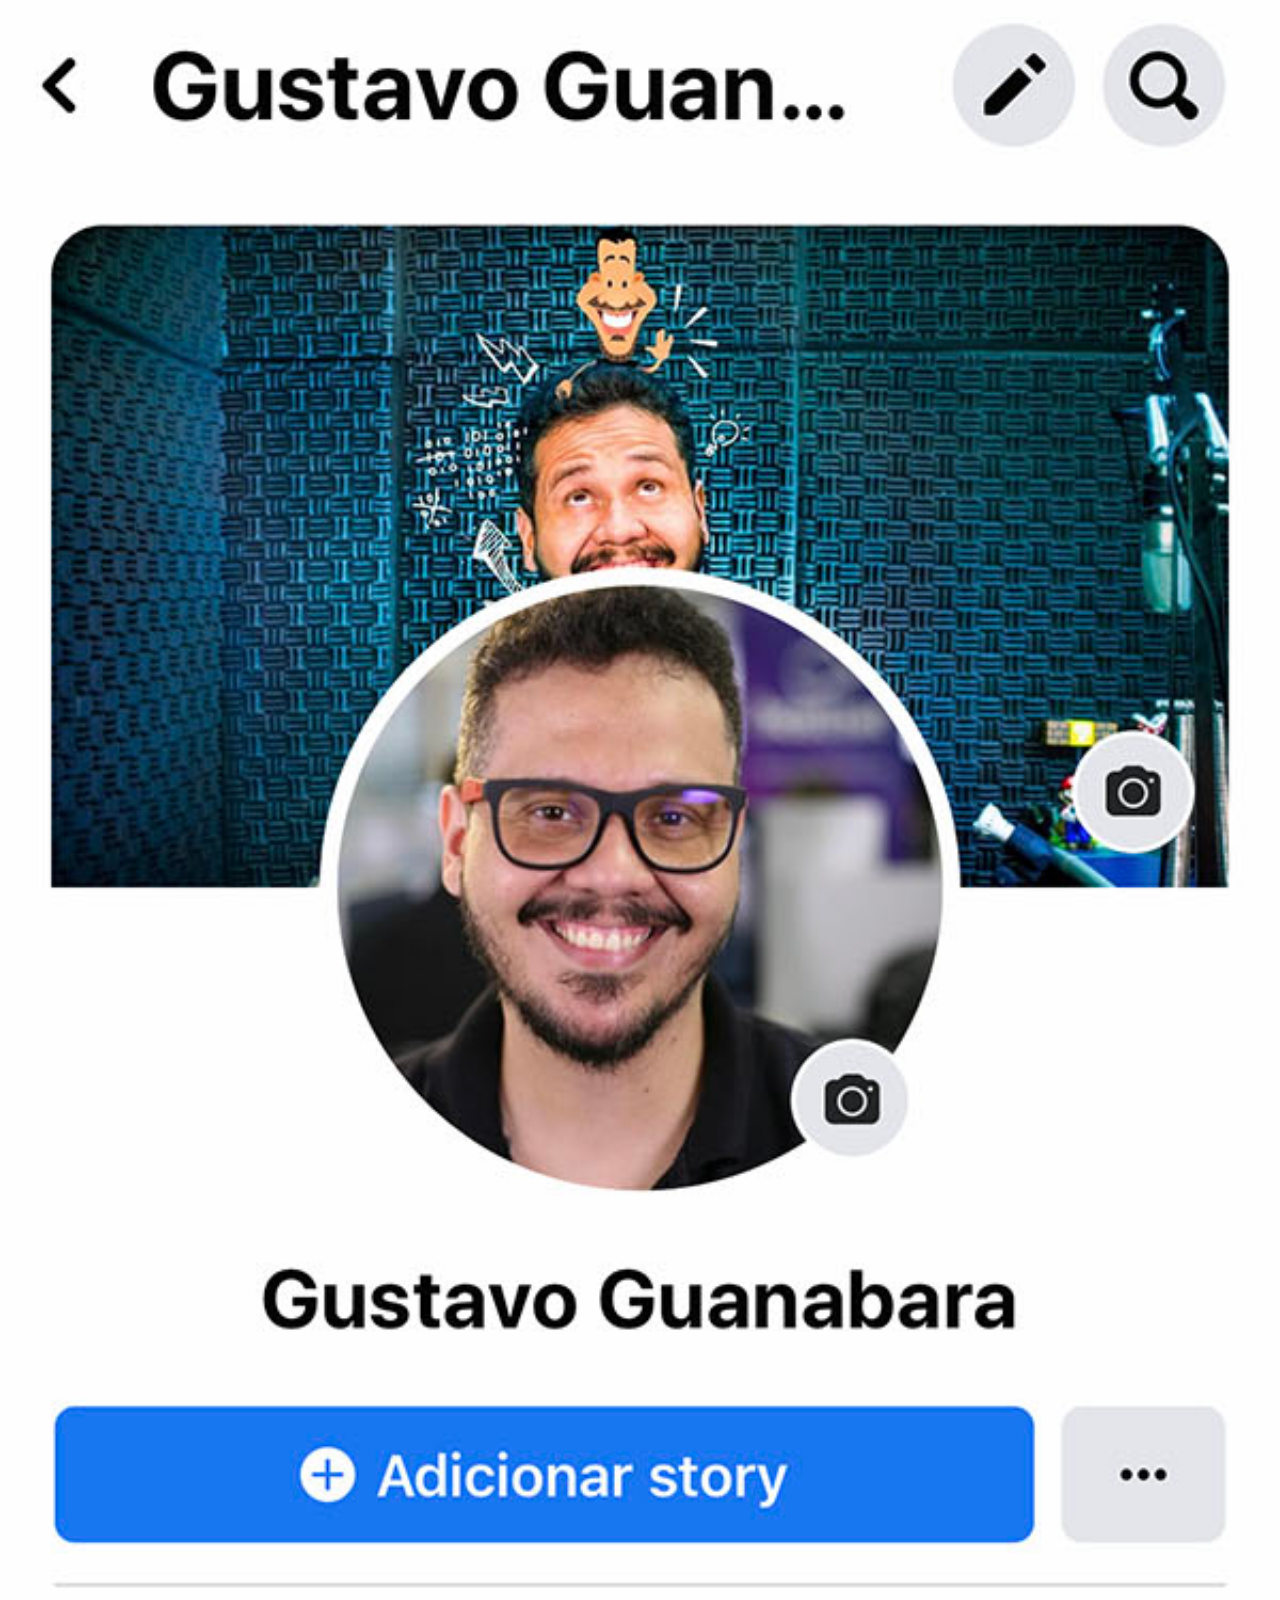
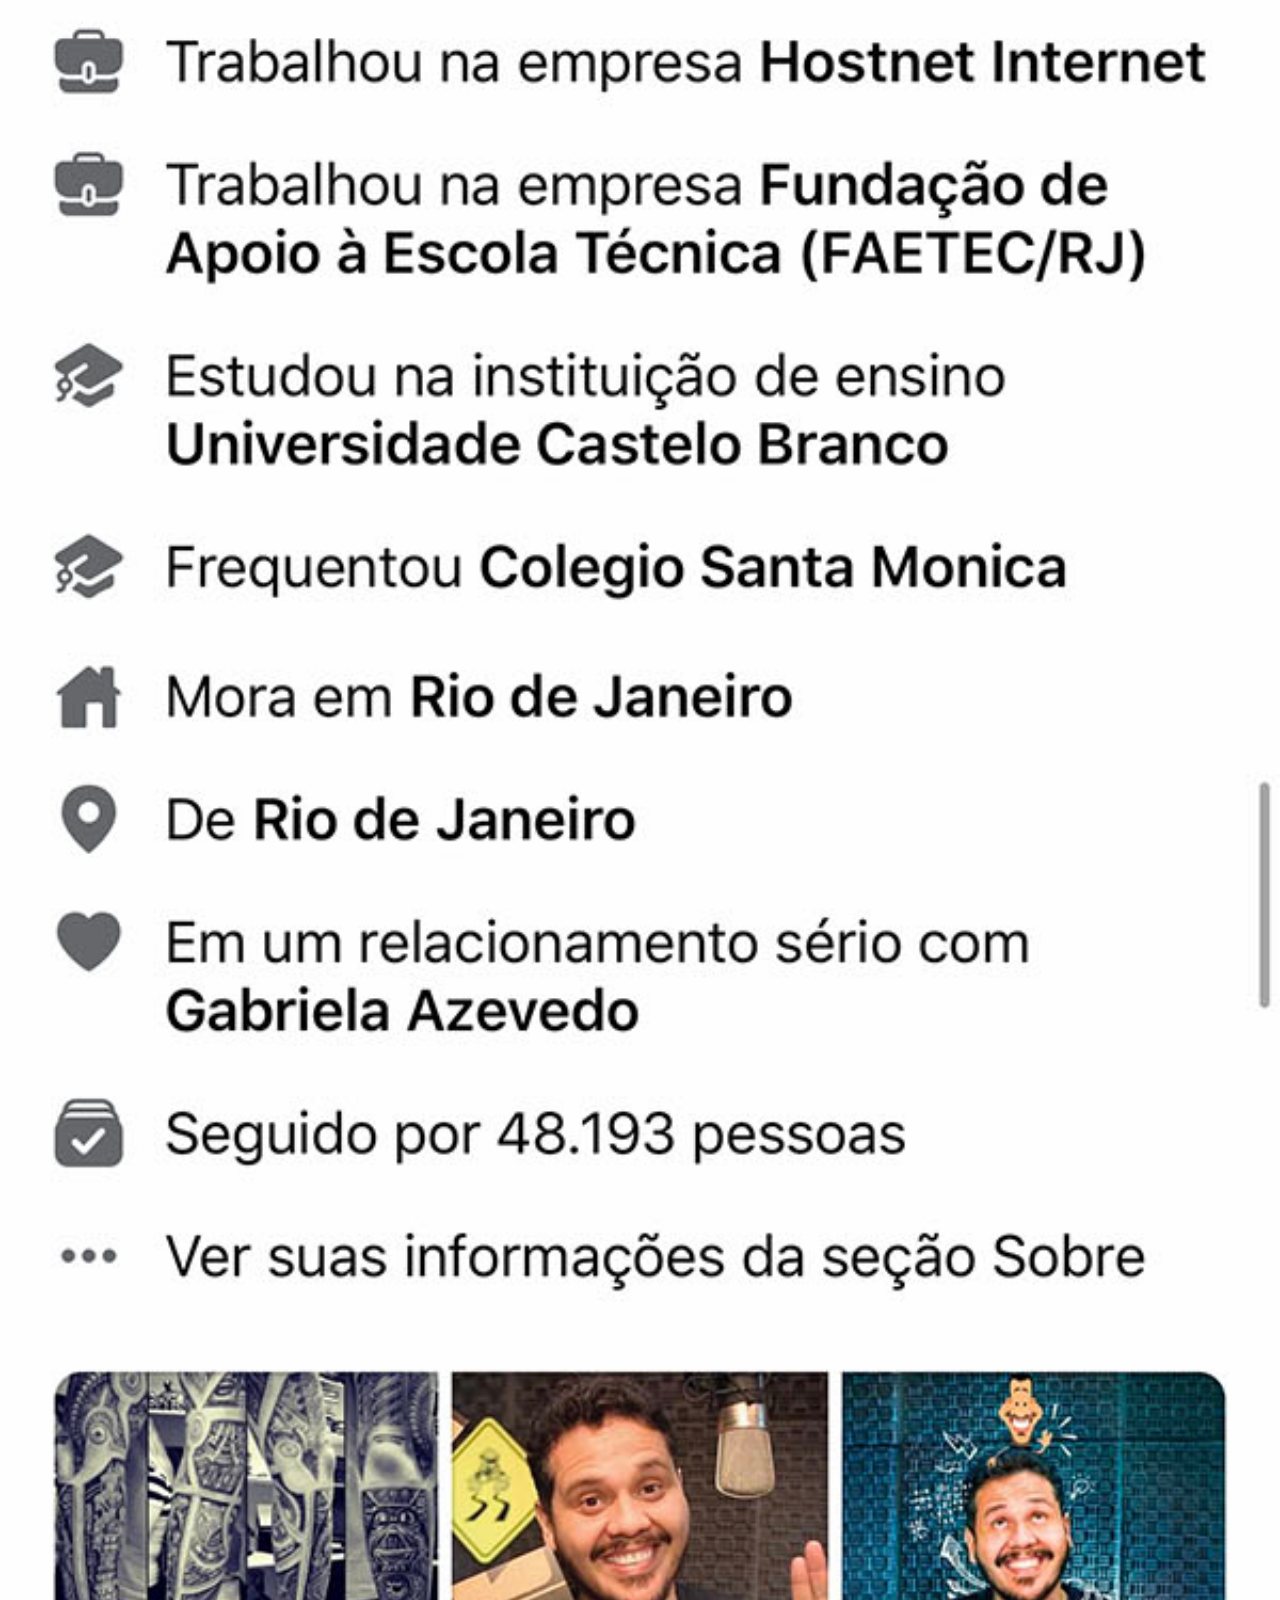
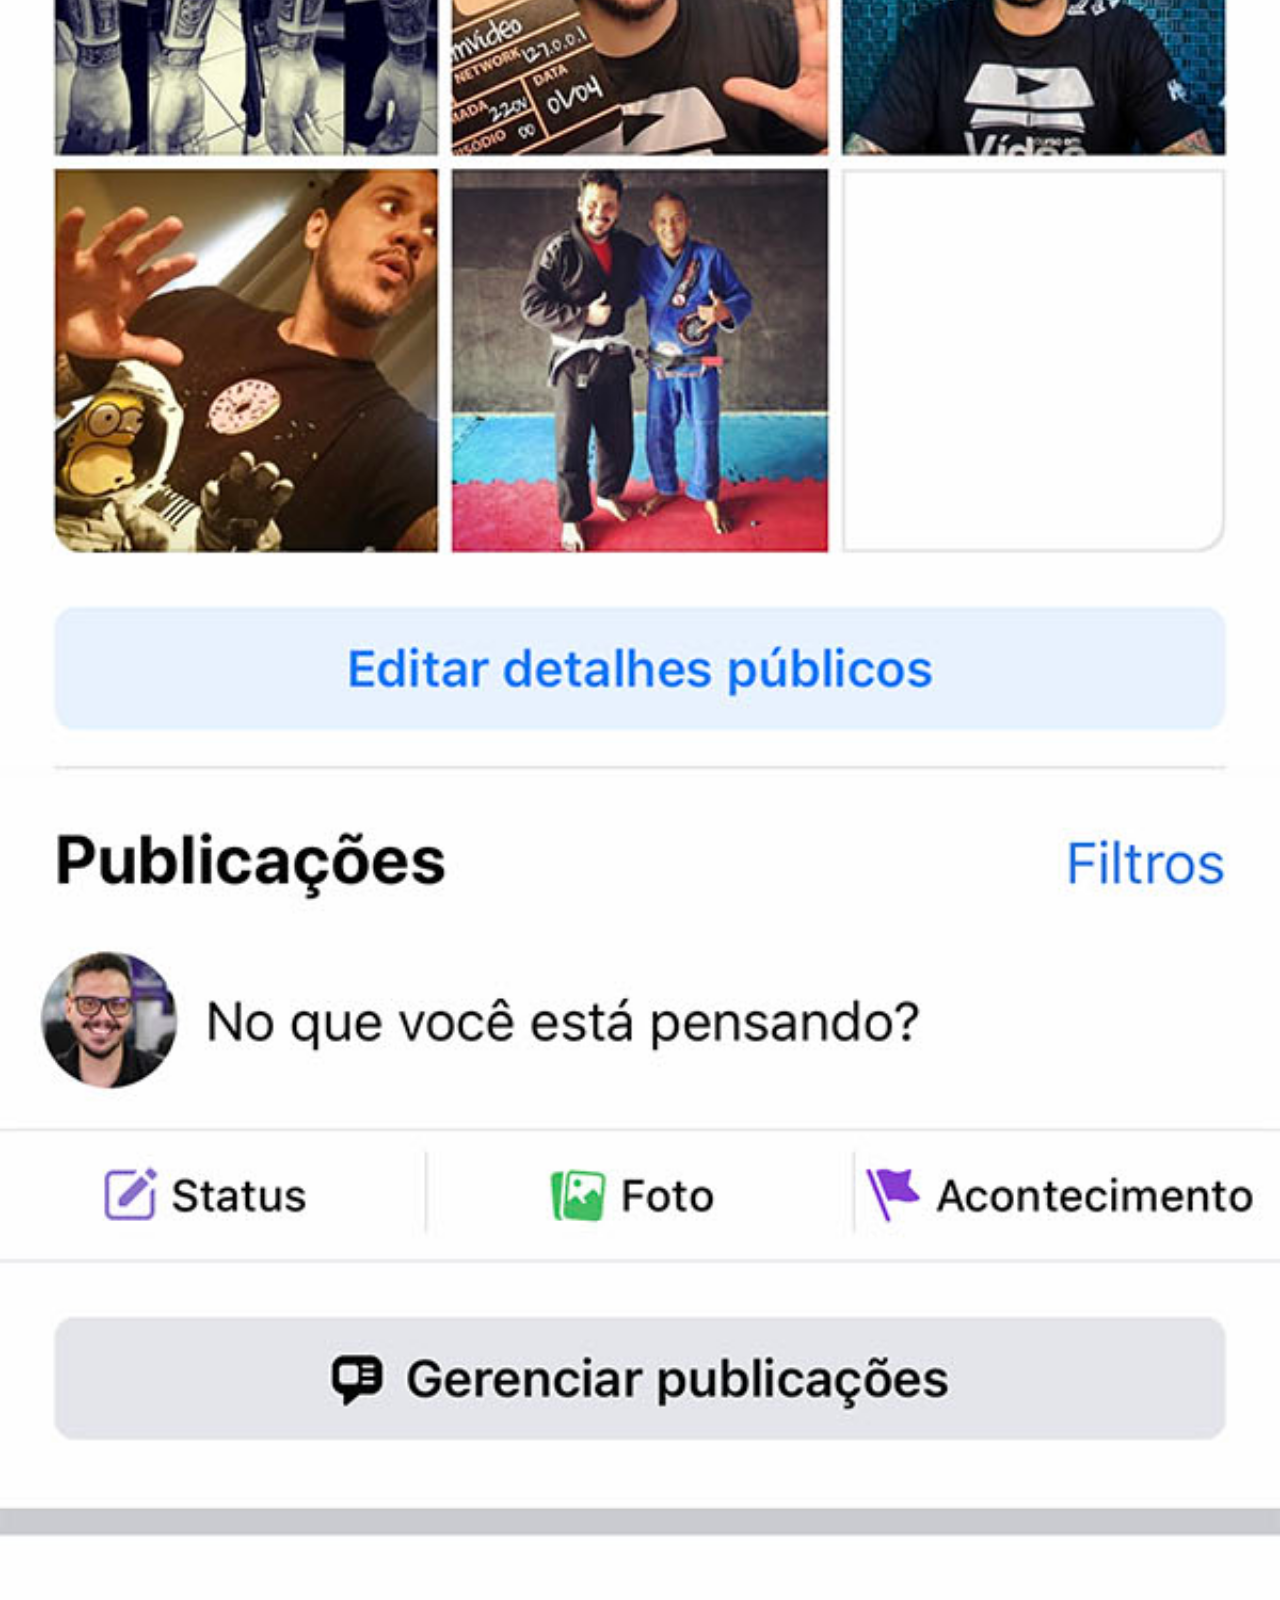
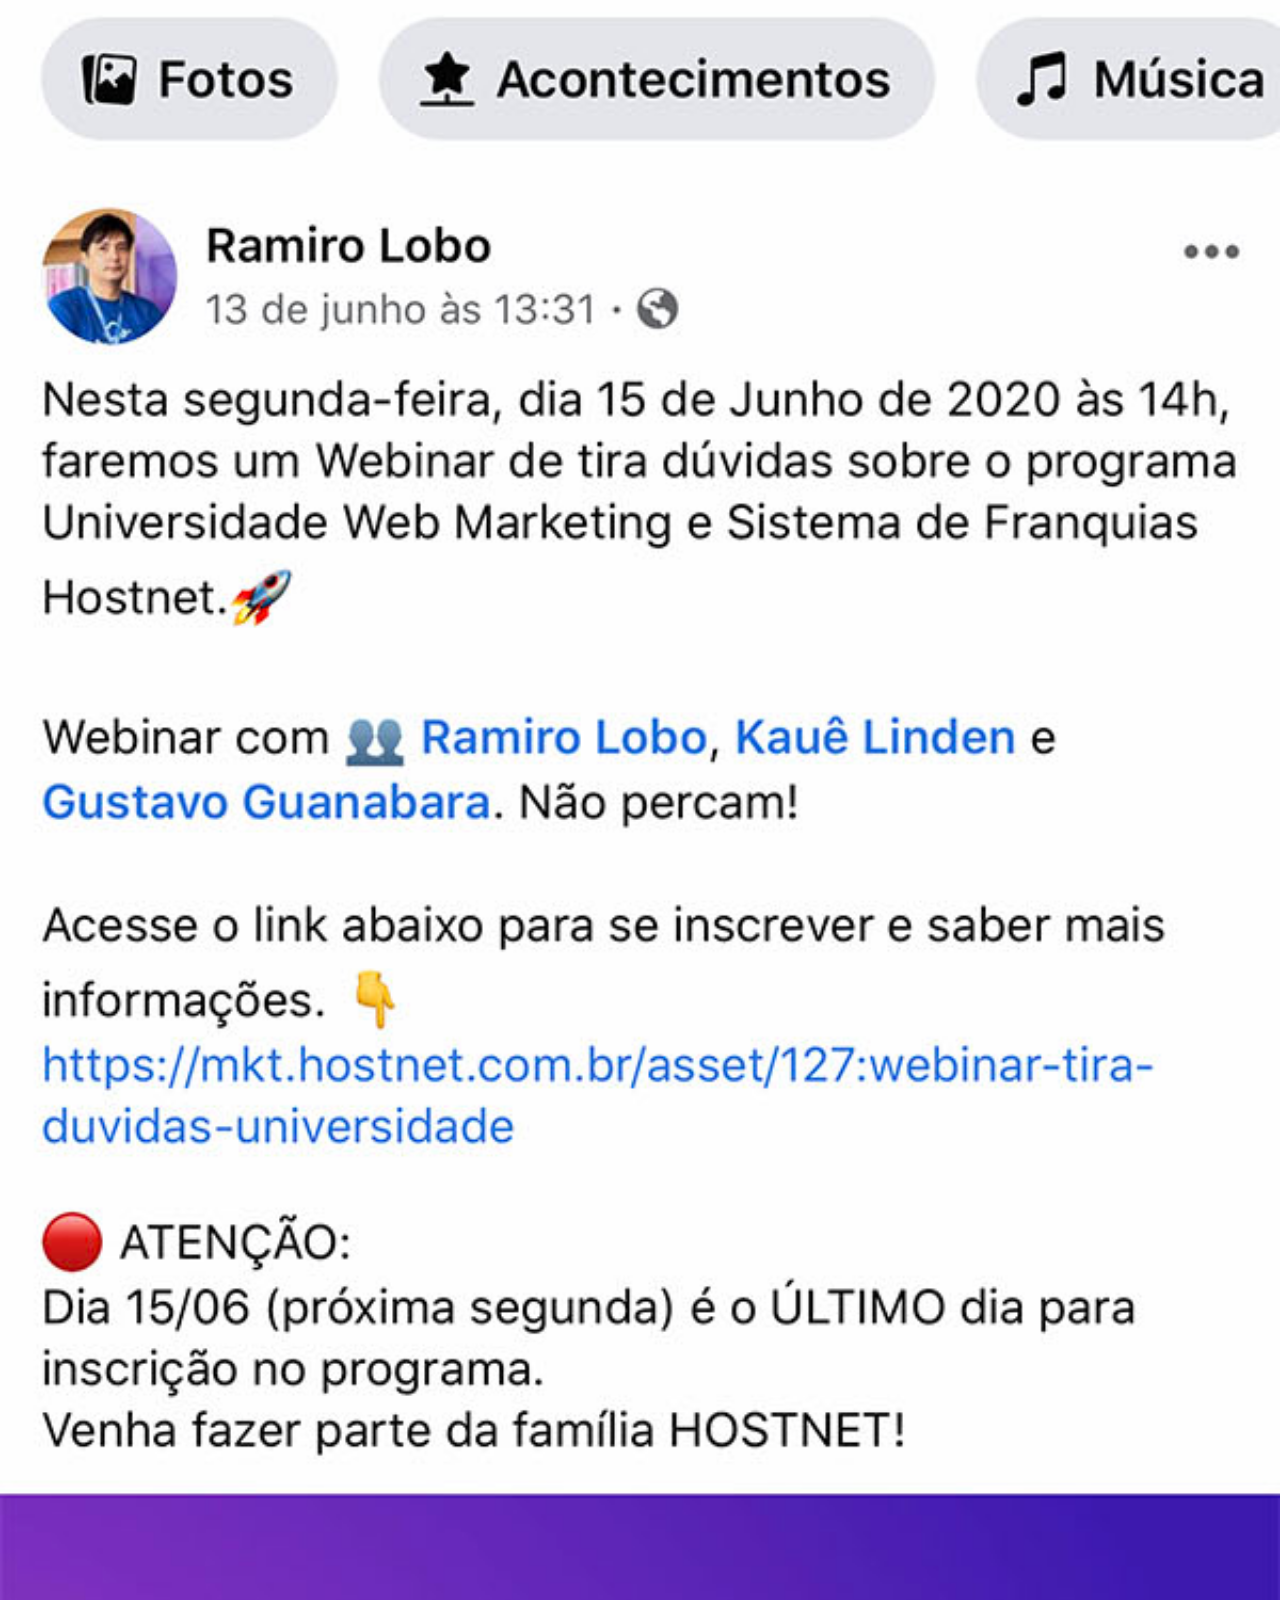
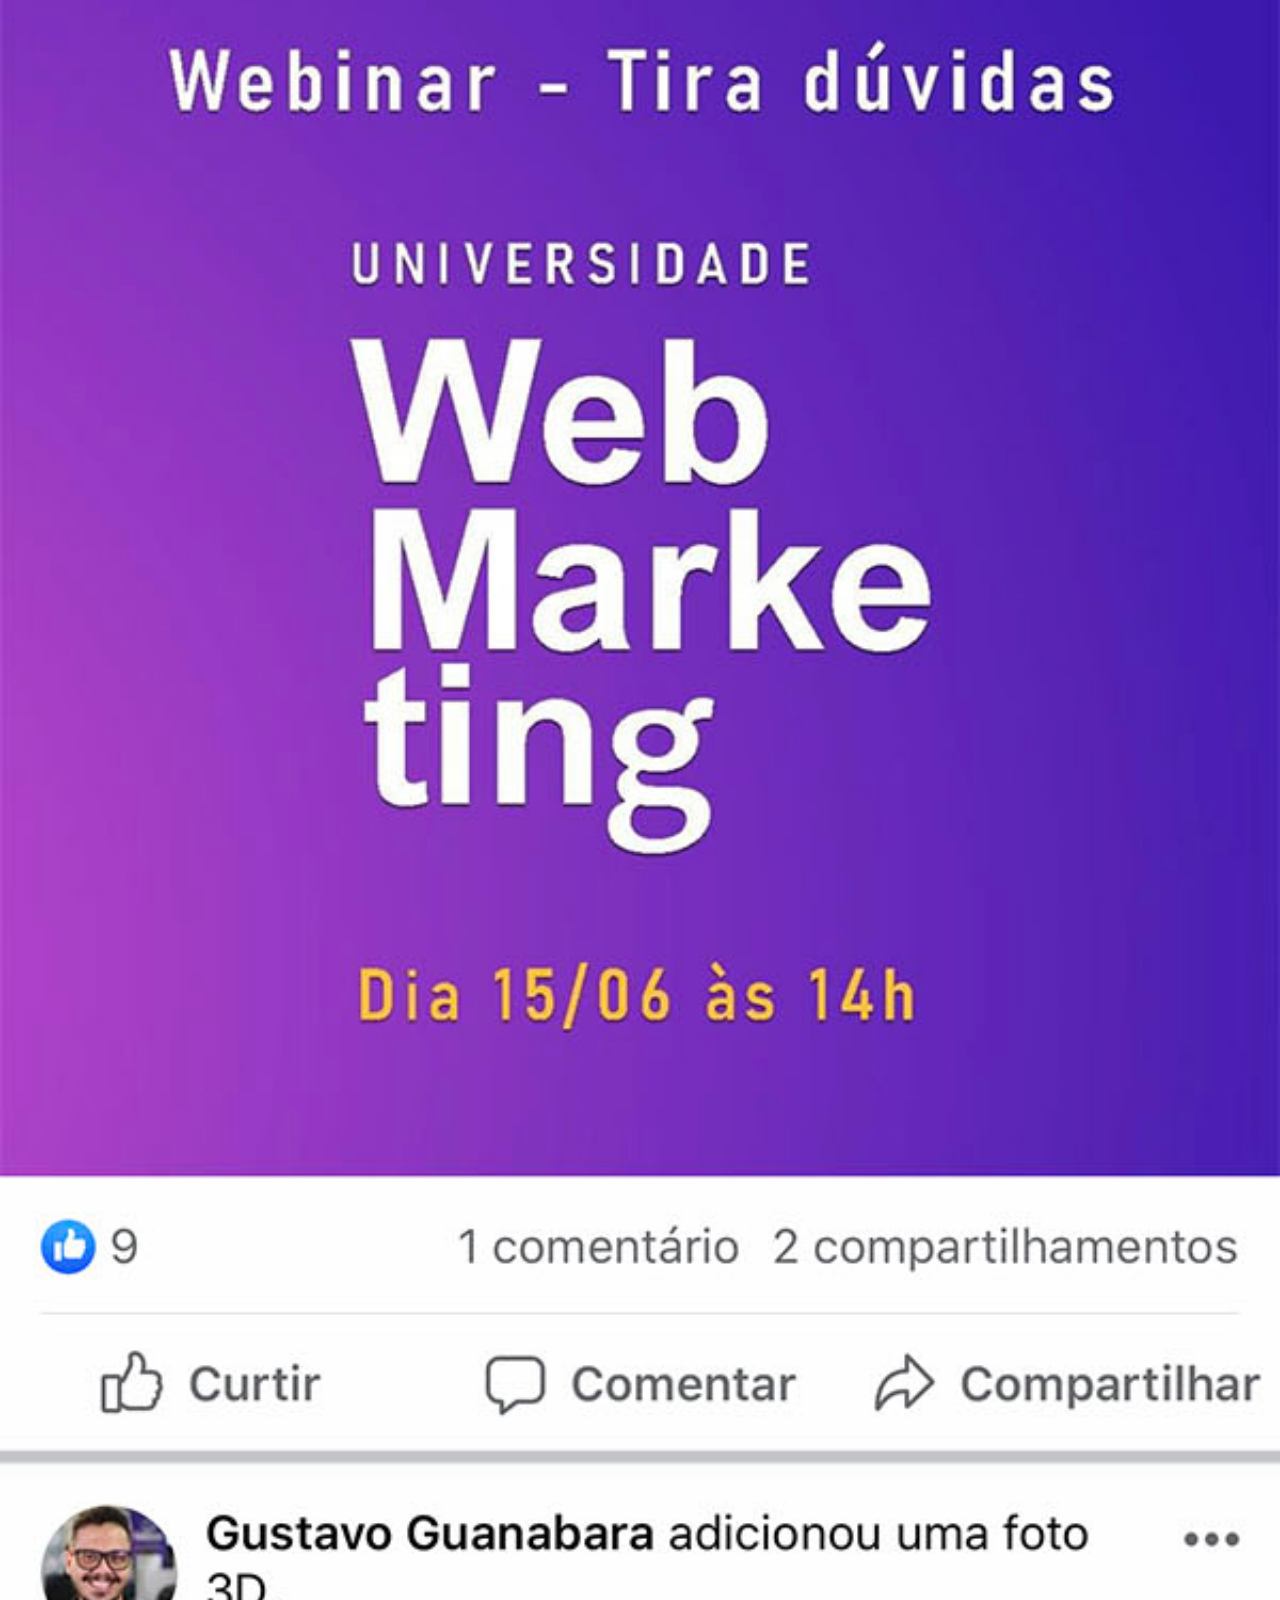
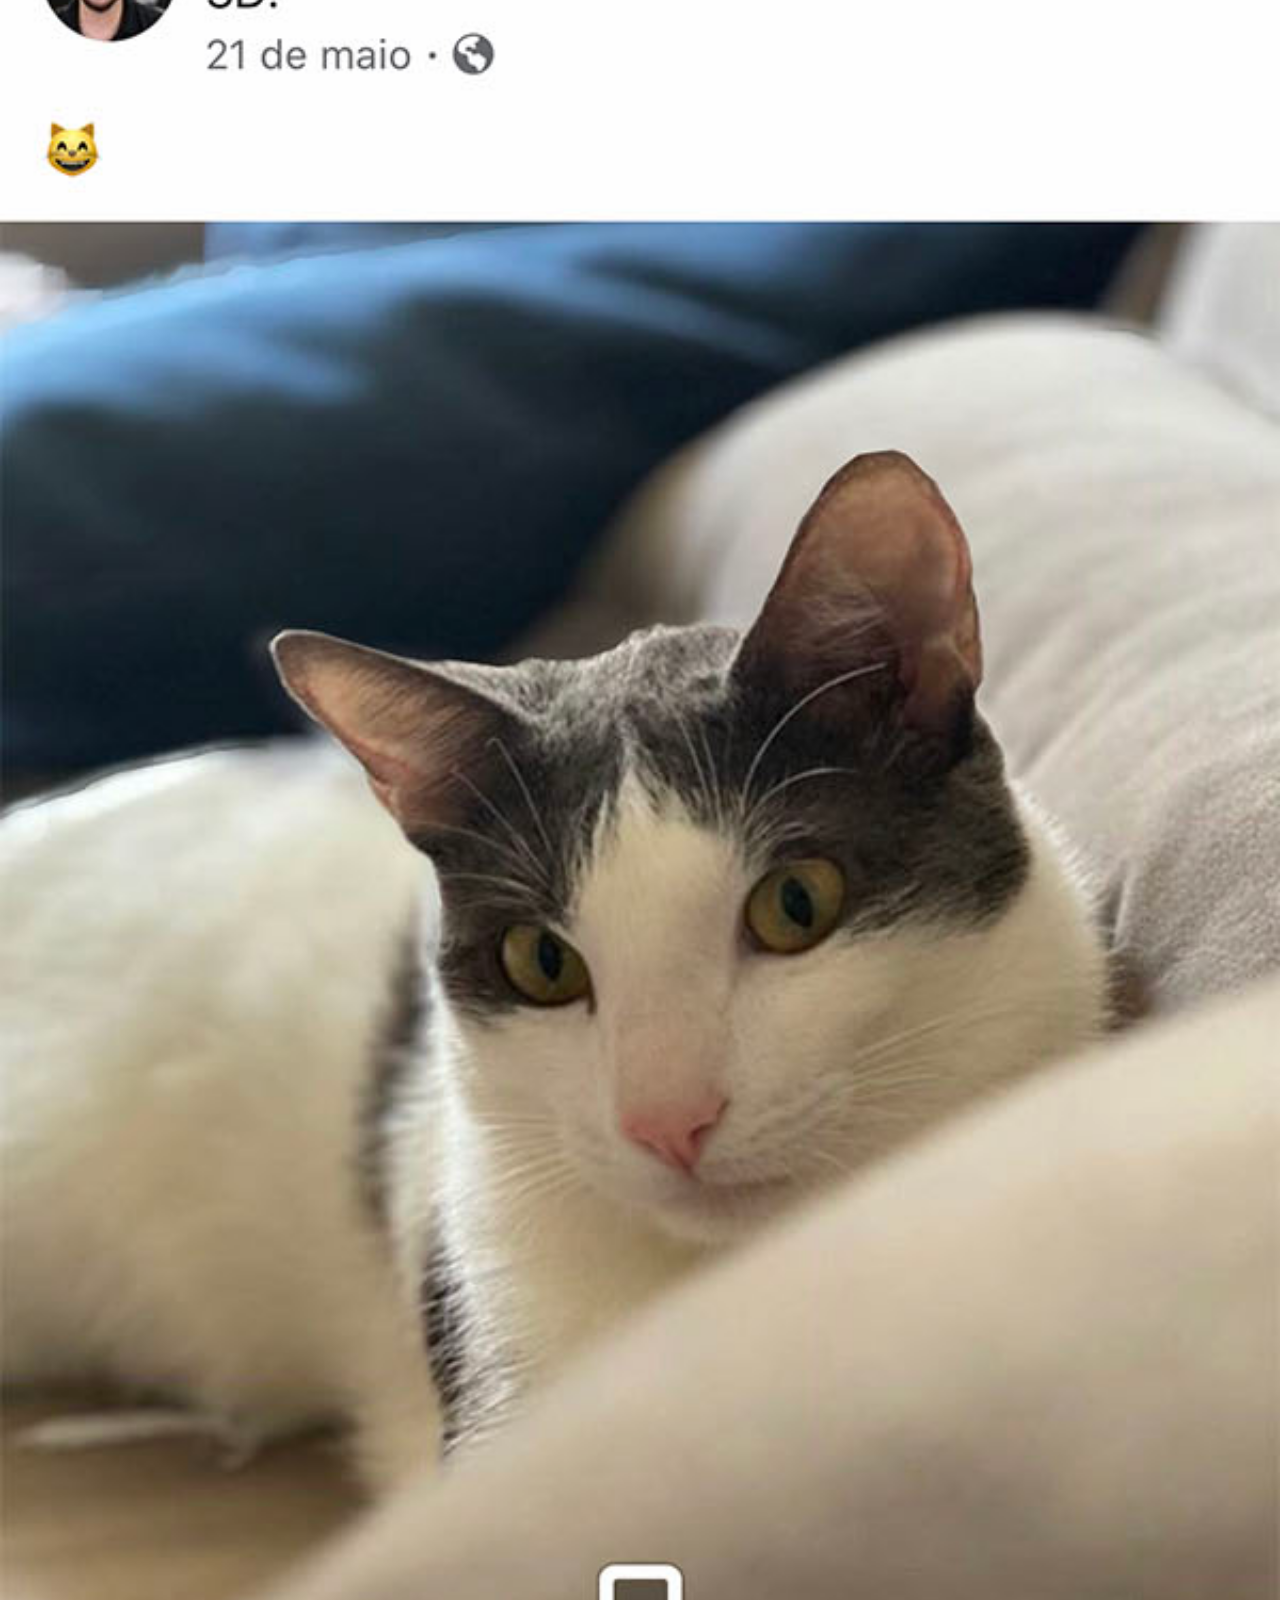
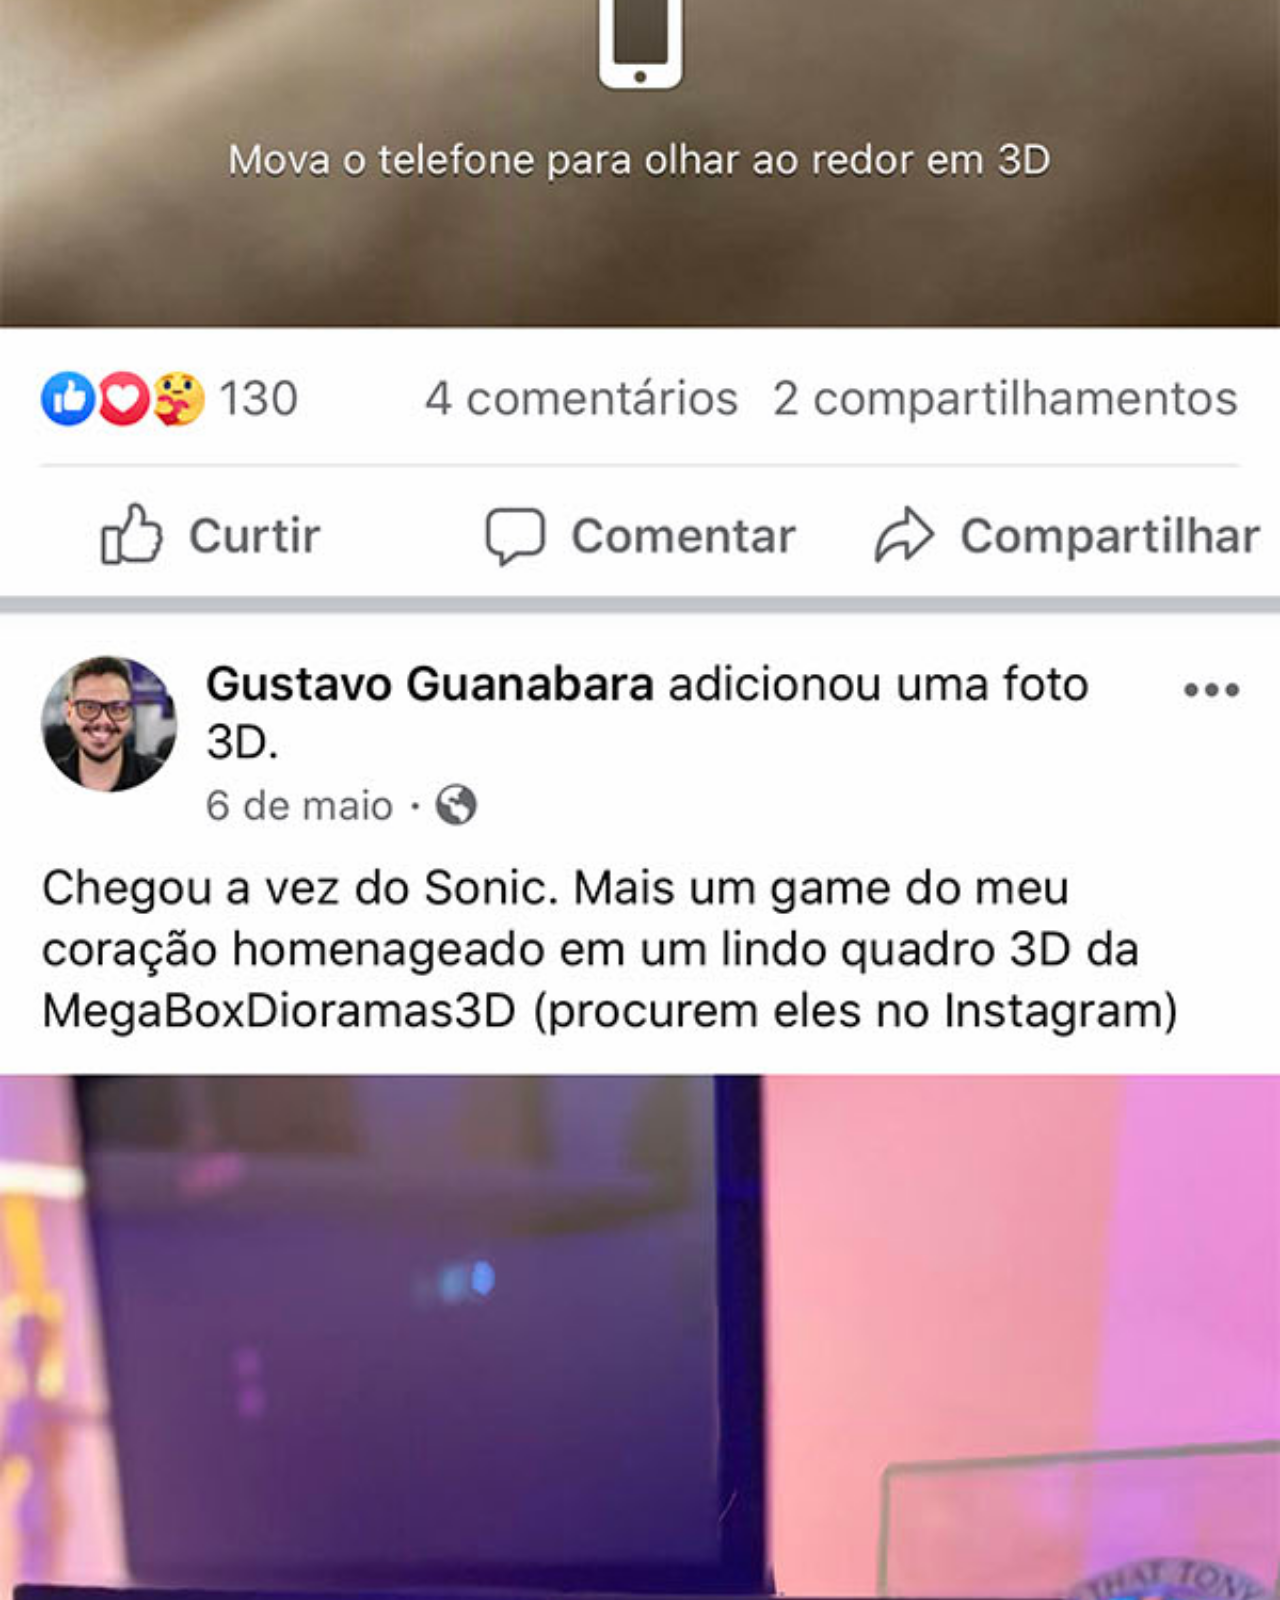
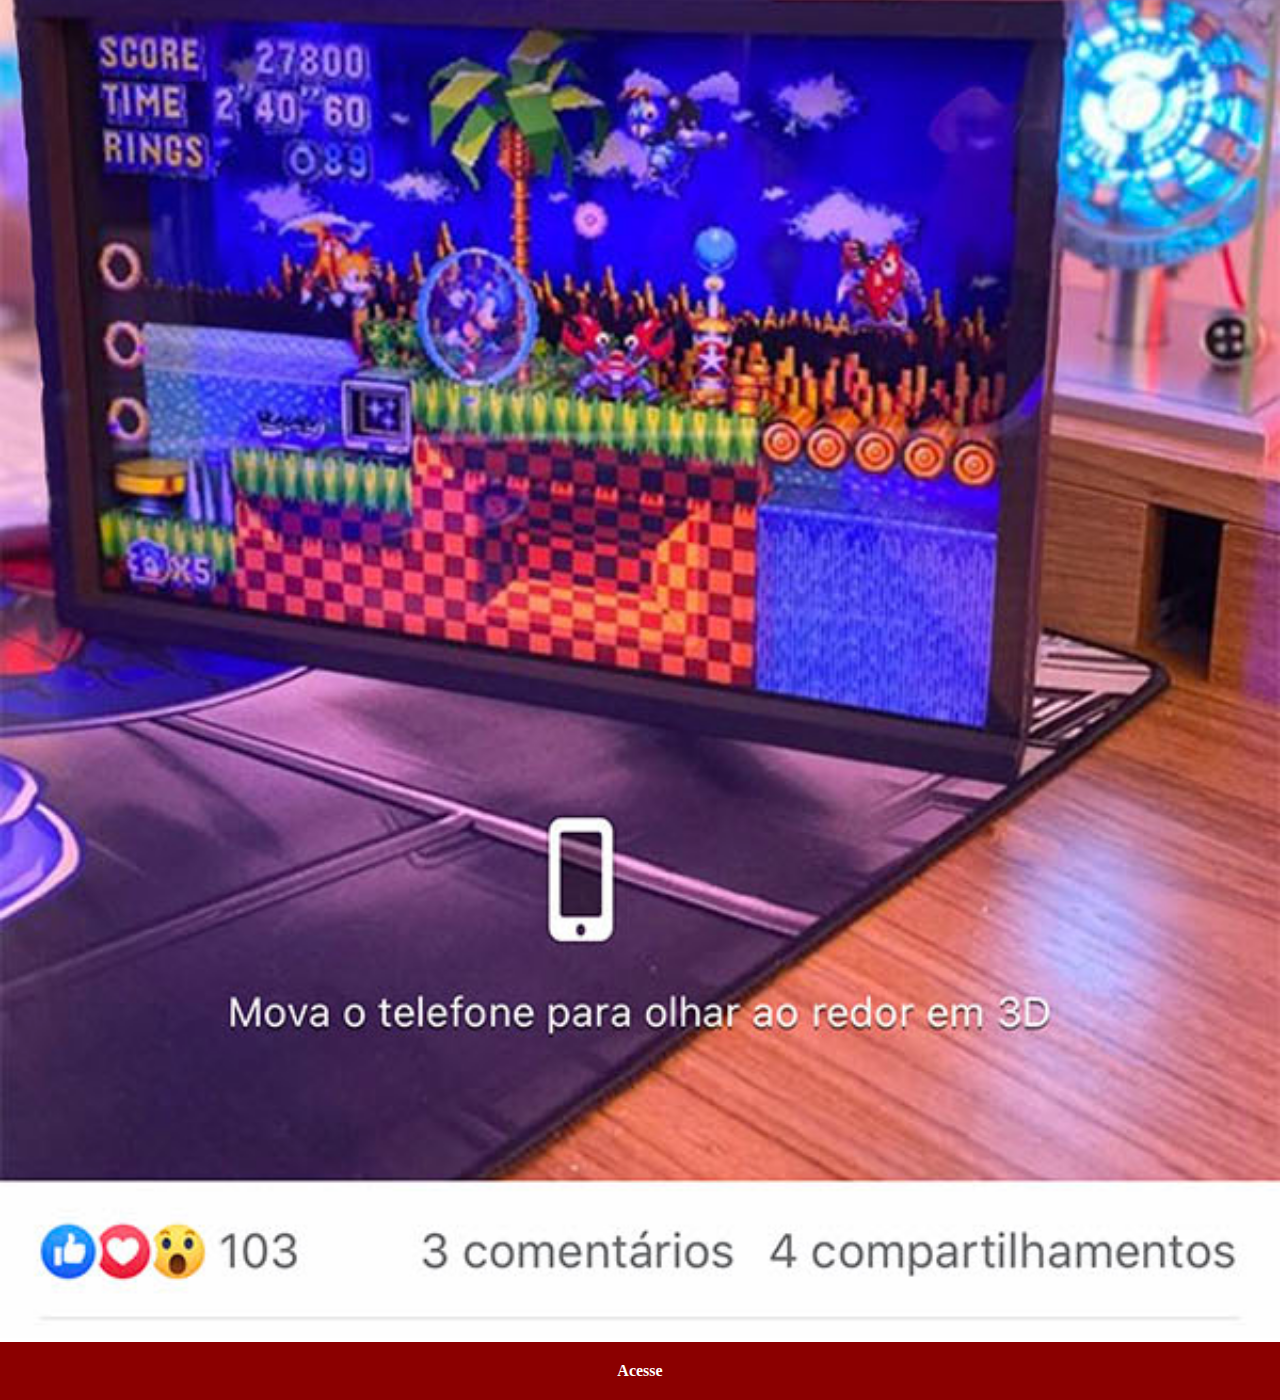
<file: faceboook.html>
<!DOCTYPE html>
<html lang="pt-br">
<head>
    <meta charset="UTF-8">
    <meta name="viewport" content="width=device-width, initial-scale=1.0">
    <title>Facebook</title>
    <link rel="stylesheet" href="styles/sociais.css">
</head>
<body>
    <img src="pacote-d013/imagens/tela-facebook.jpg" alt="Tela Facebook">
    <a href="https://www.facebook.com/profile.php?id=61560347615141" target="_blank"> Acesse</a>
    </body>
</html>
</file>
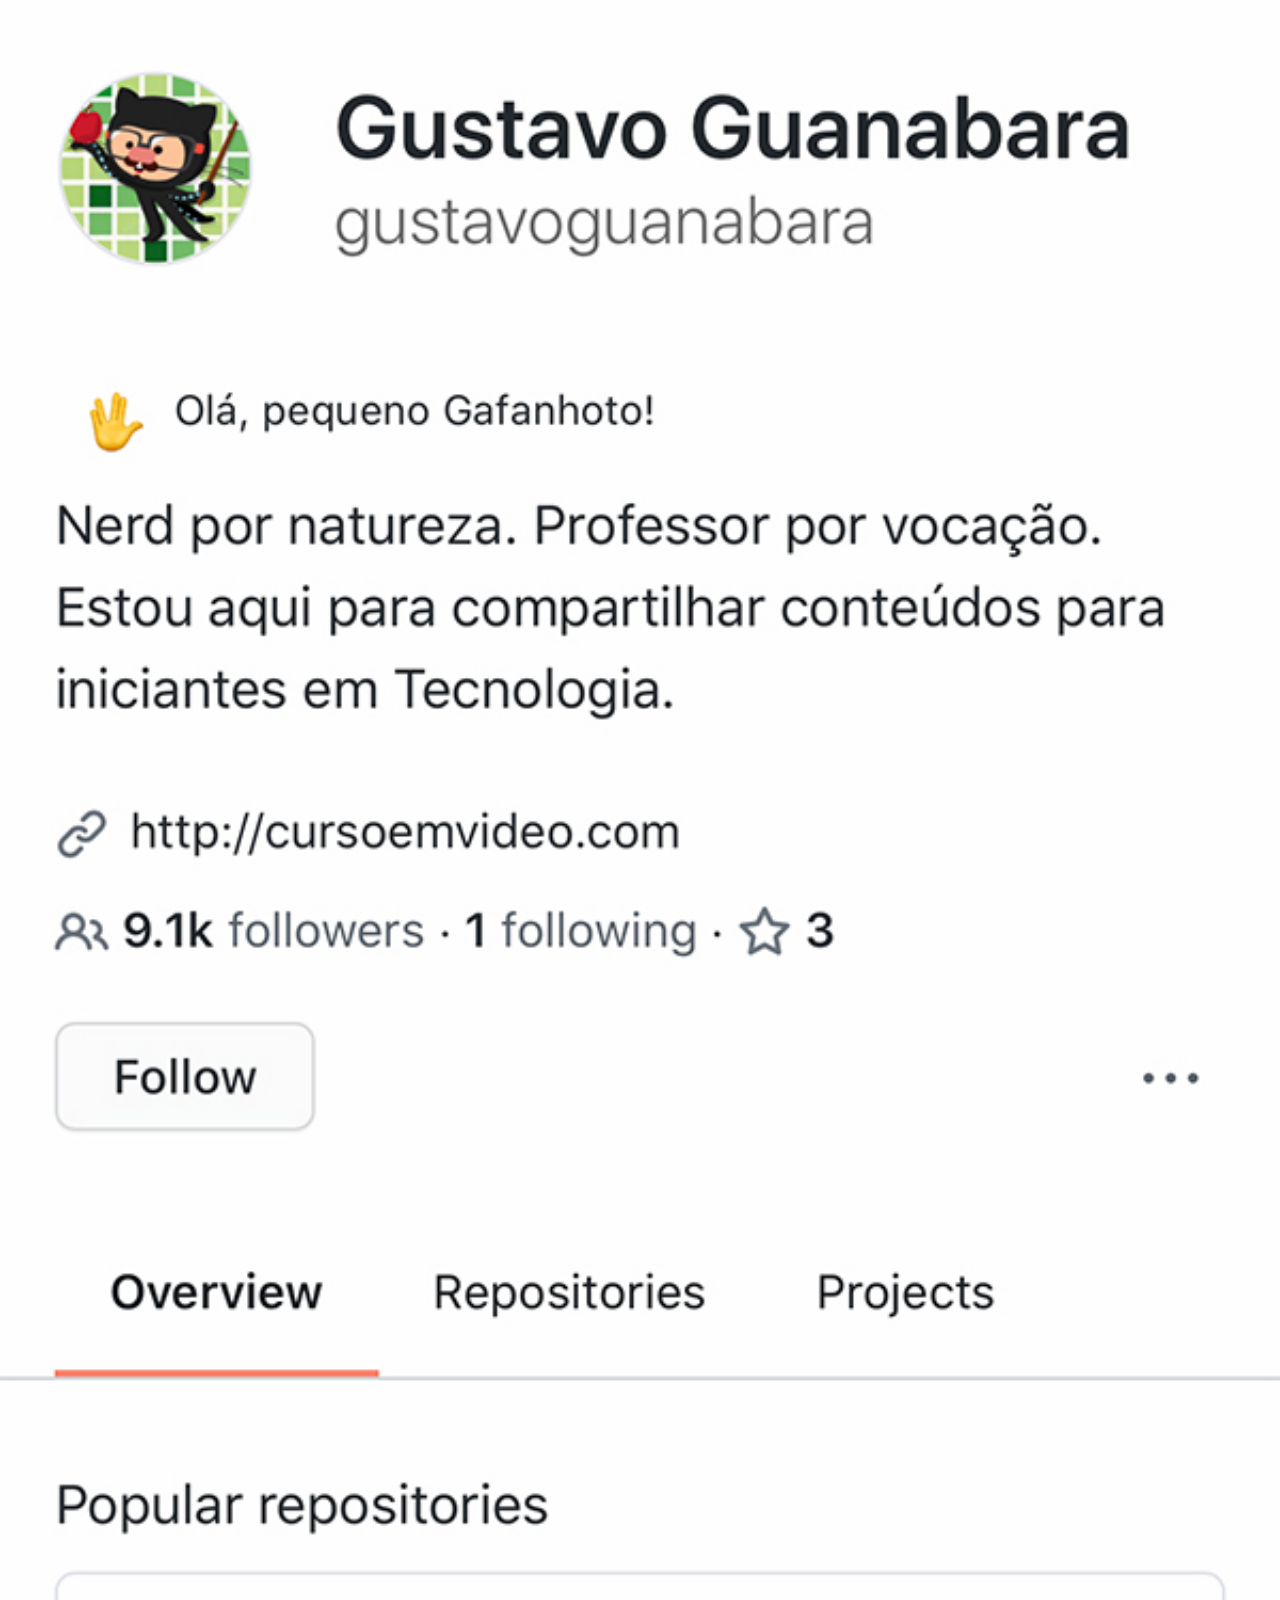
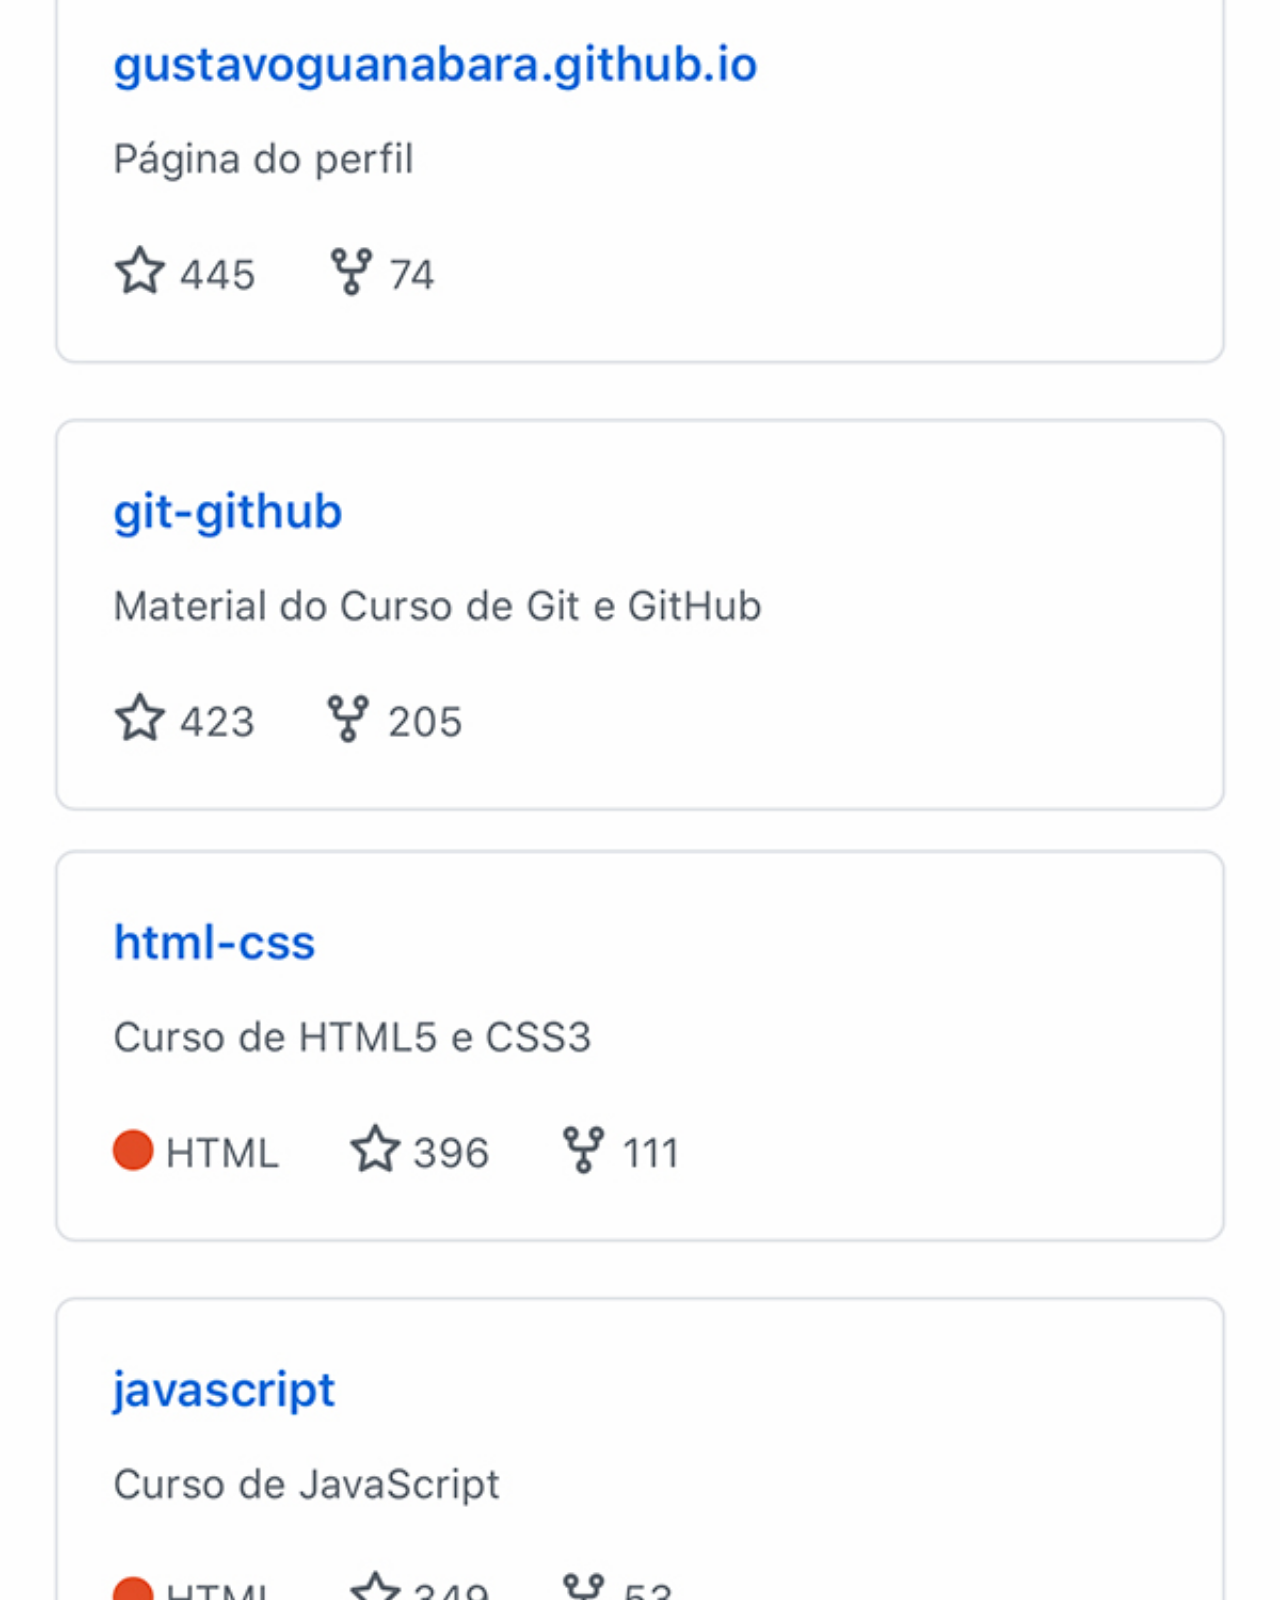
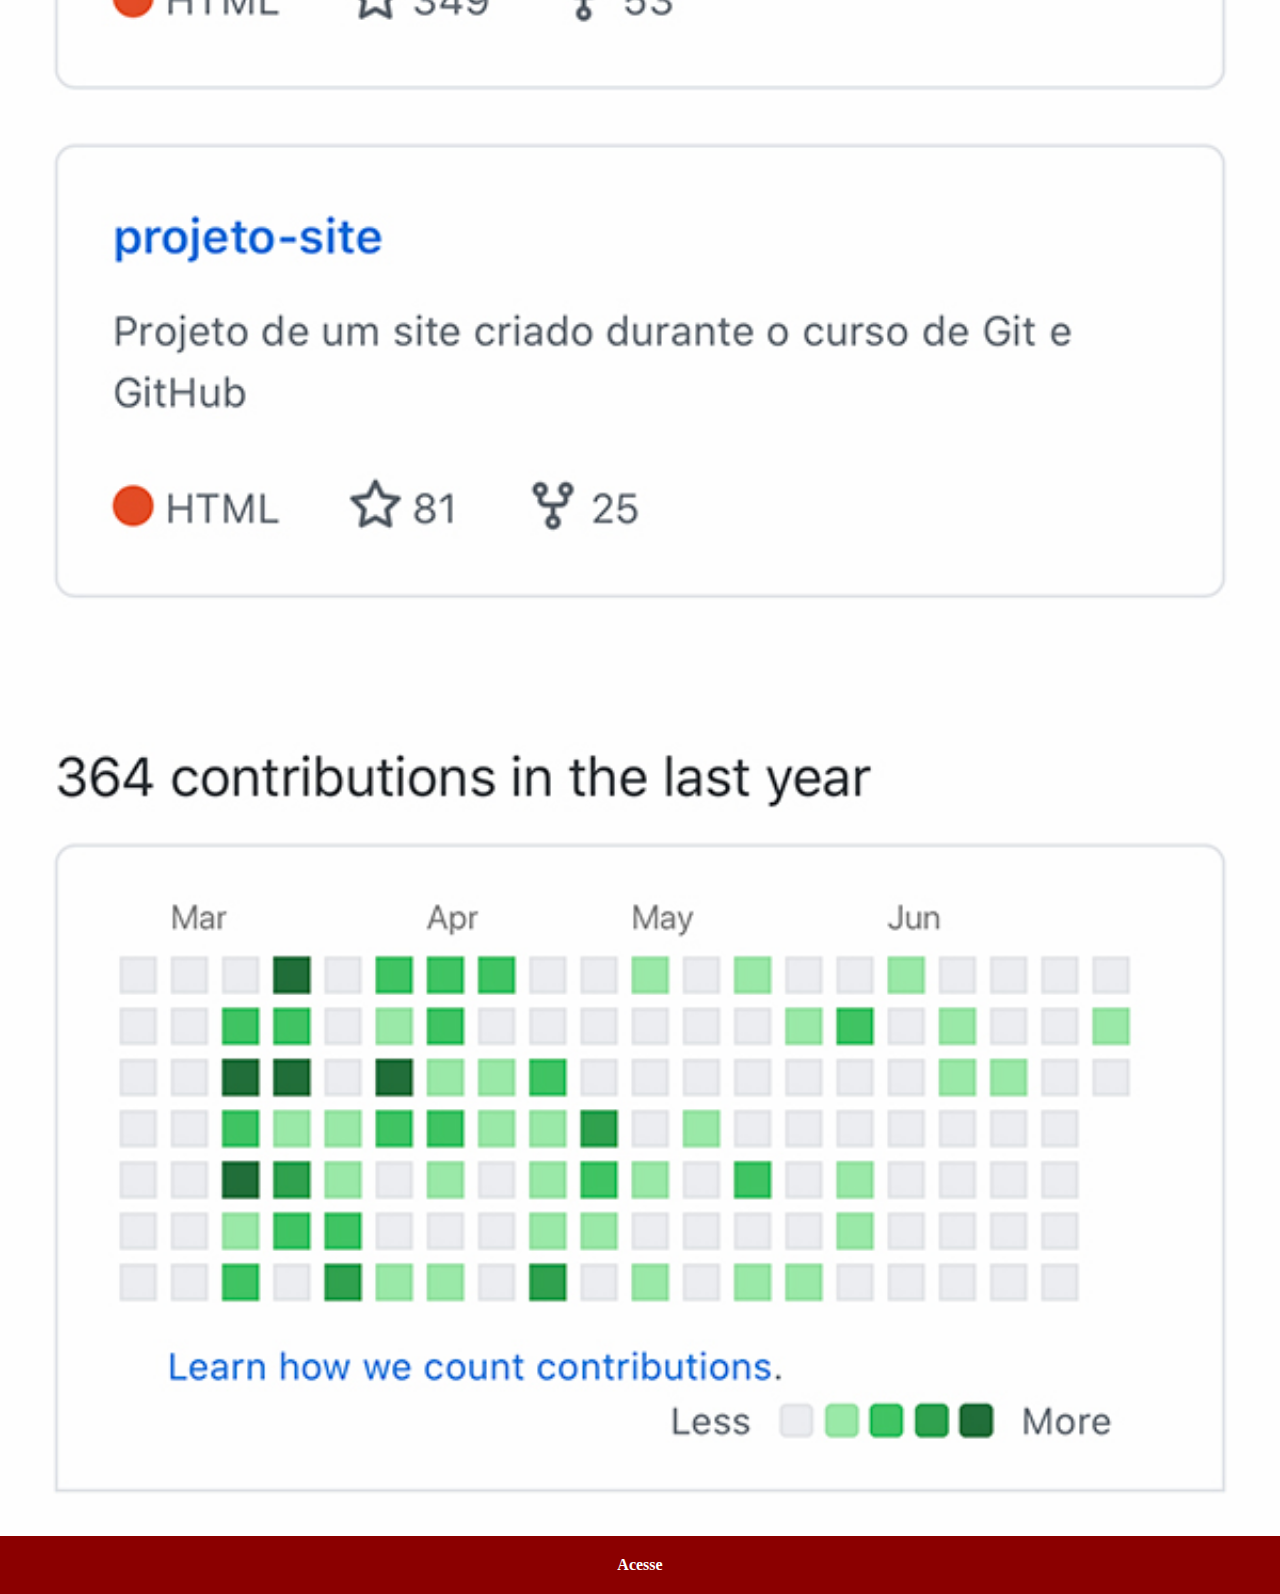
<file: github.html>
<!DOCTYPE html>
<html lang="pt-br">
<head>
    <meta charset="UTF-8">
    <meta name="viewport" content="width=device-width, initial-scale=1.0">
    <title>Github</title>
    <link rel="stylesheet" href="styles/sociais.css">
</head>
<body>
    <img src="pacote-d013/imagens/tela-github.jpg" alt="Tela Github">
    <a href="https://github.com/Englishfordoctors/Englishfordoctors" target="_blank"> Acesse </a>
</body>
</html>
</file>
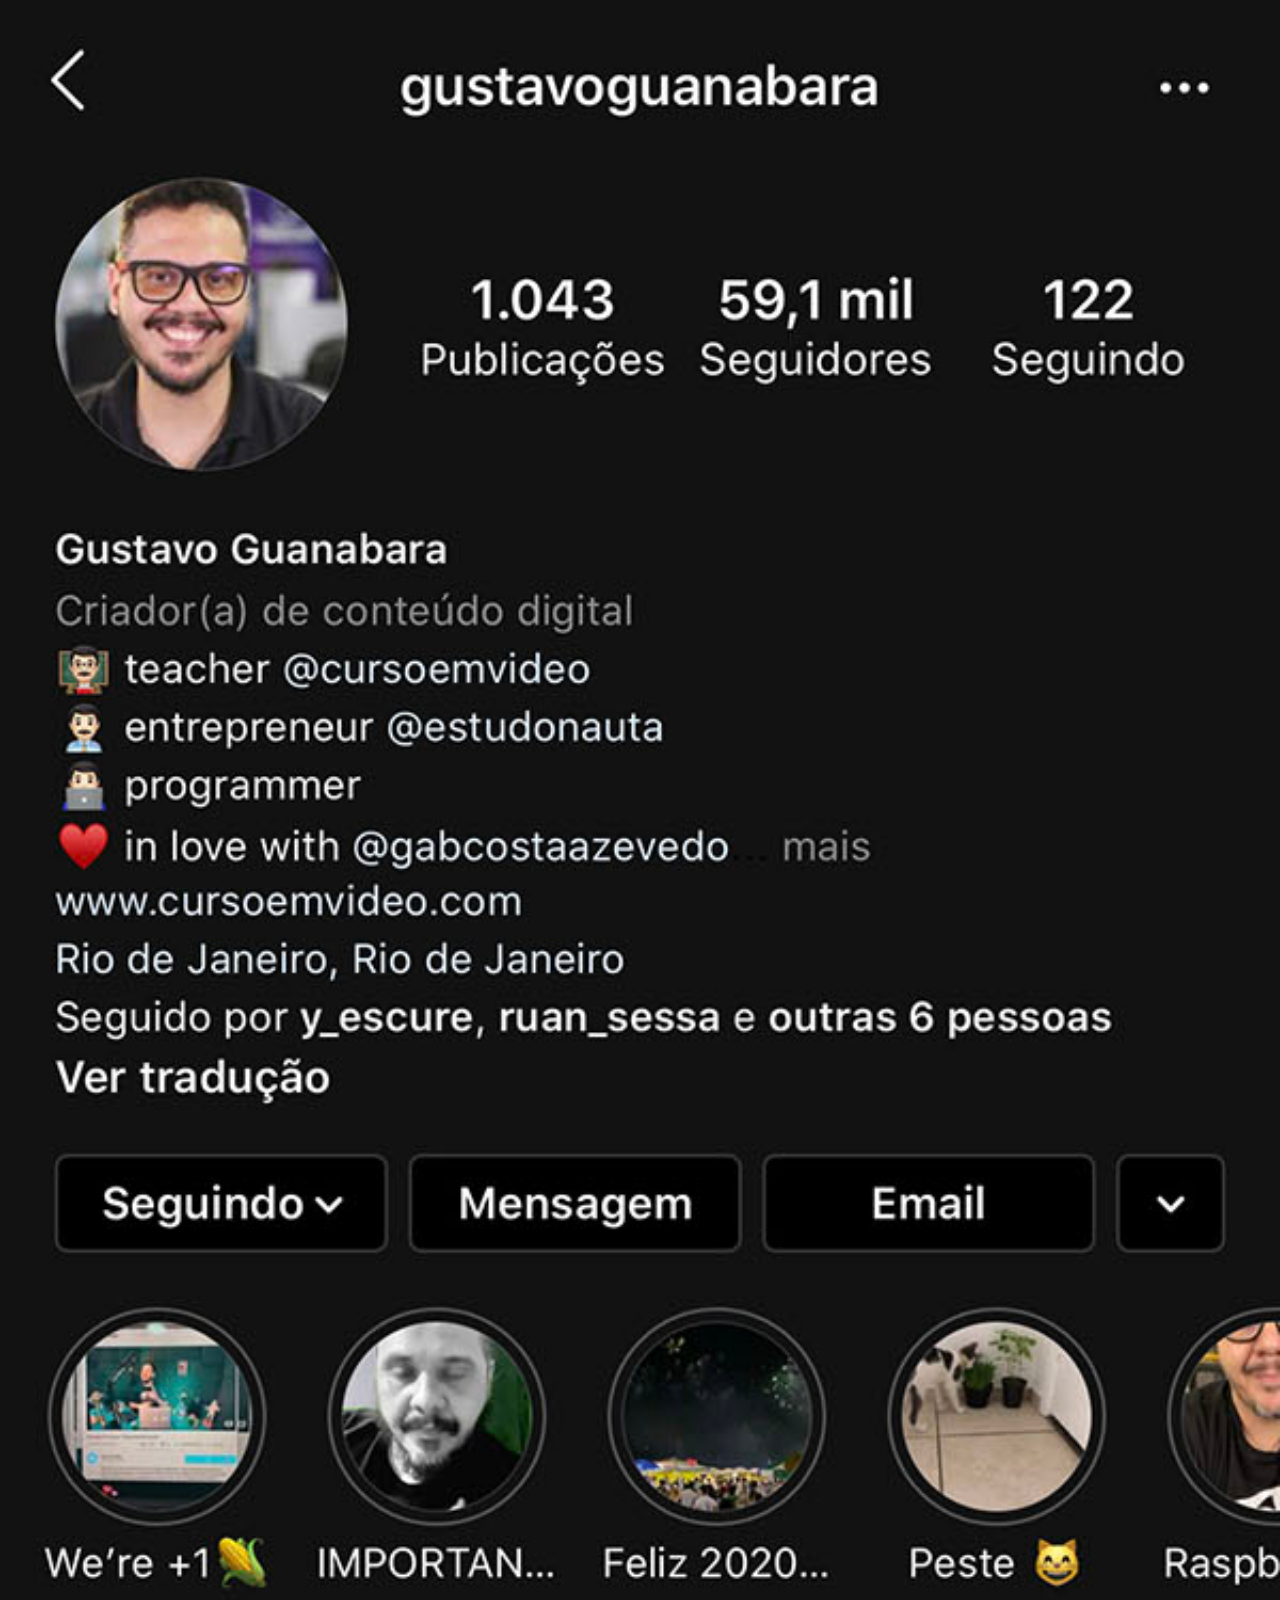
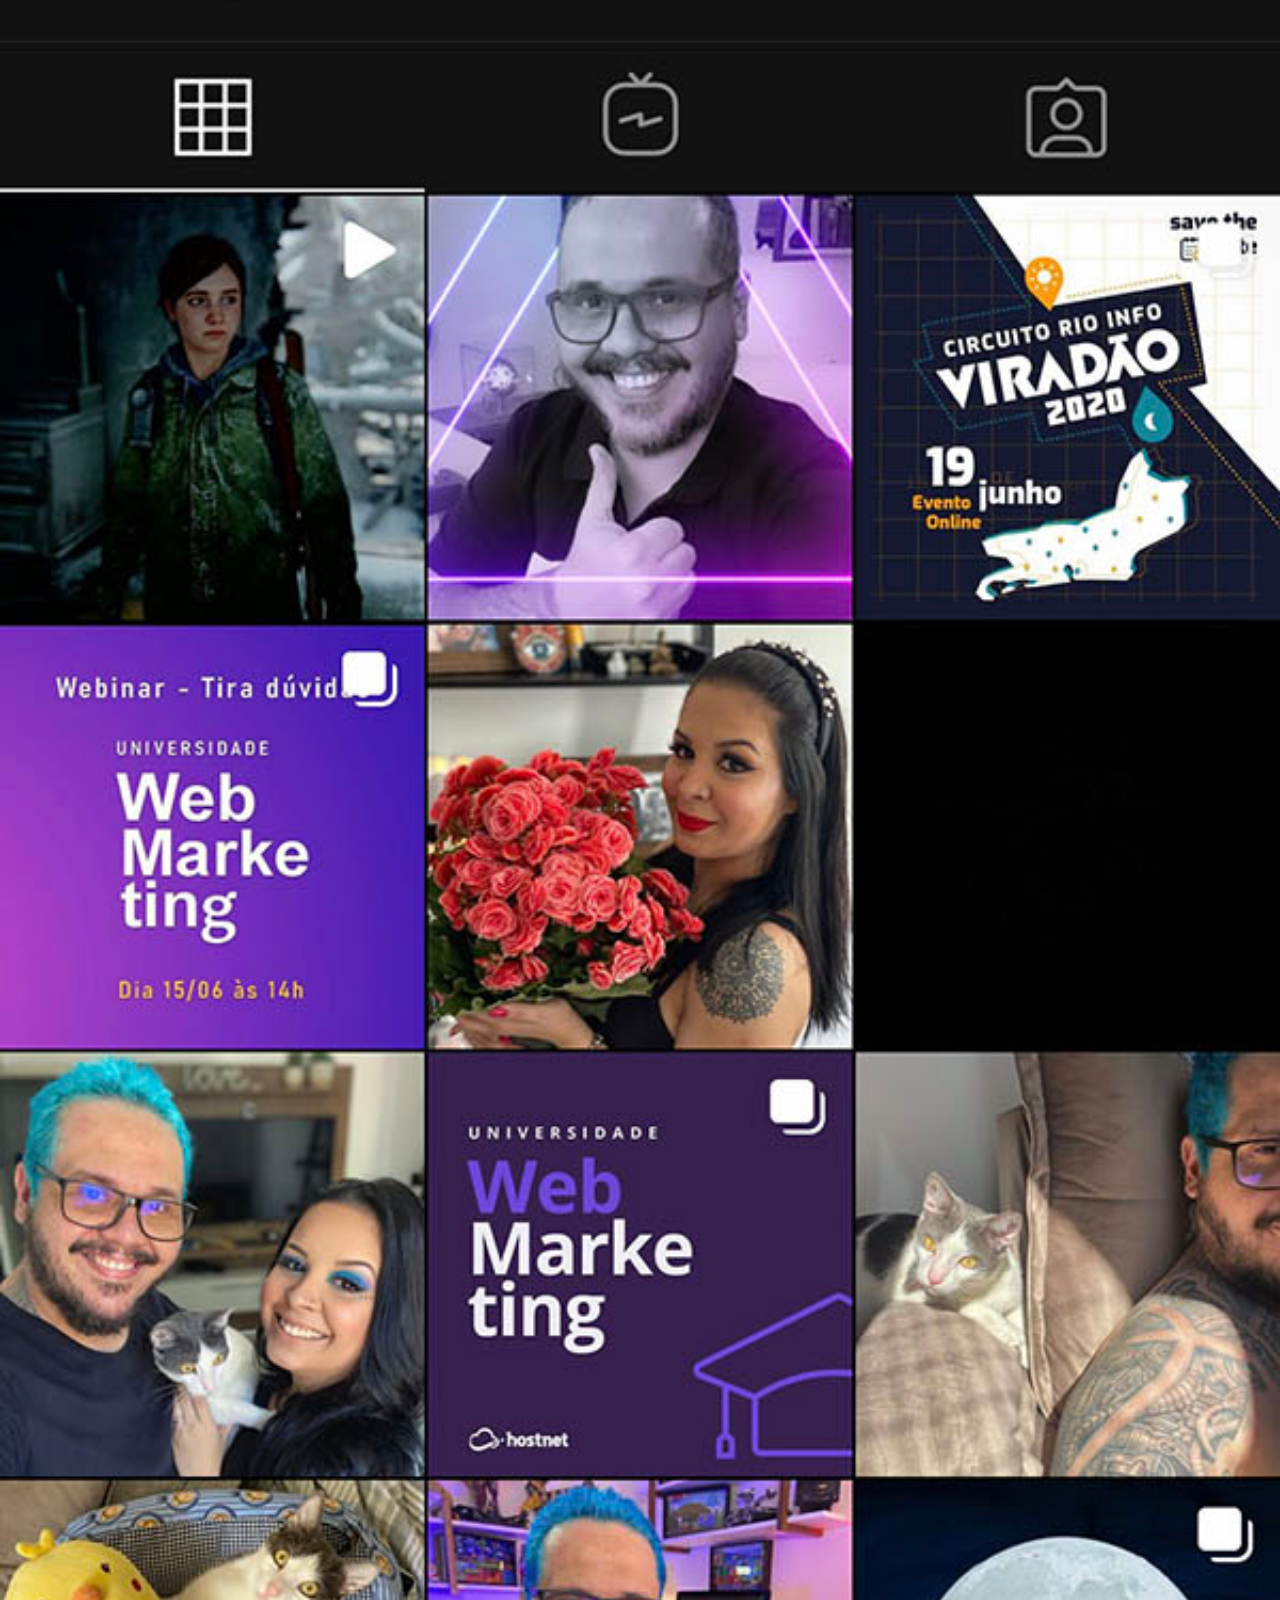
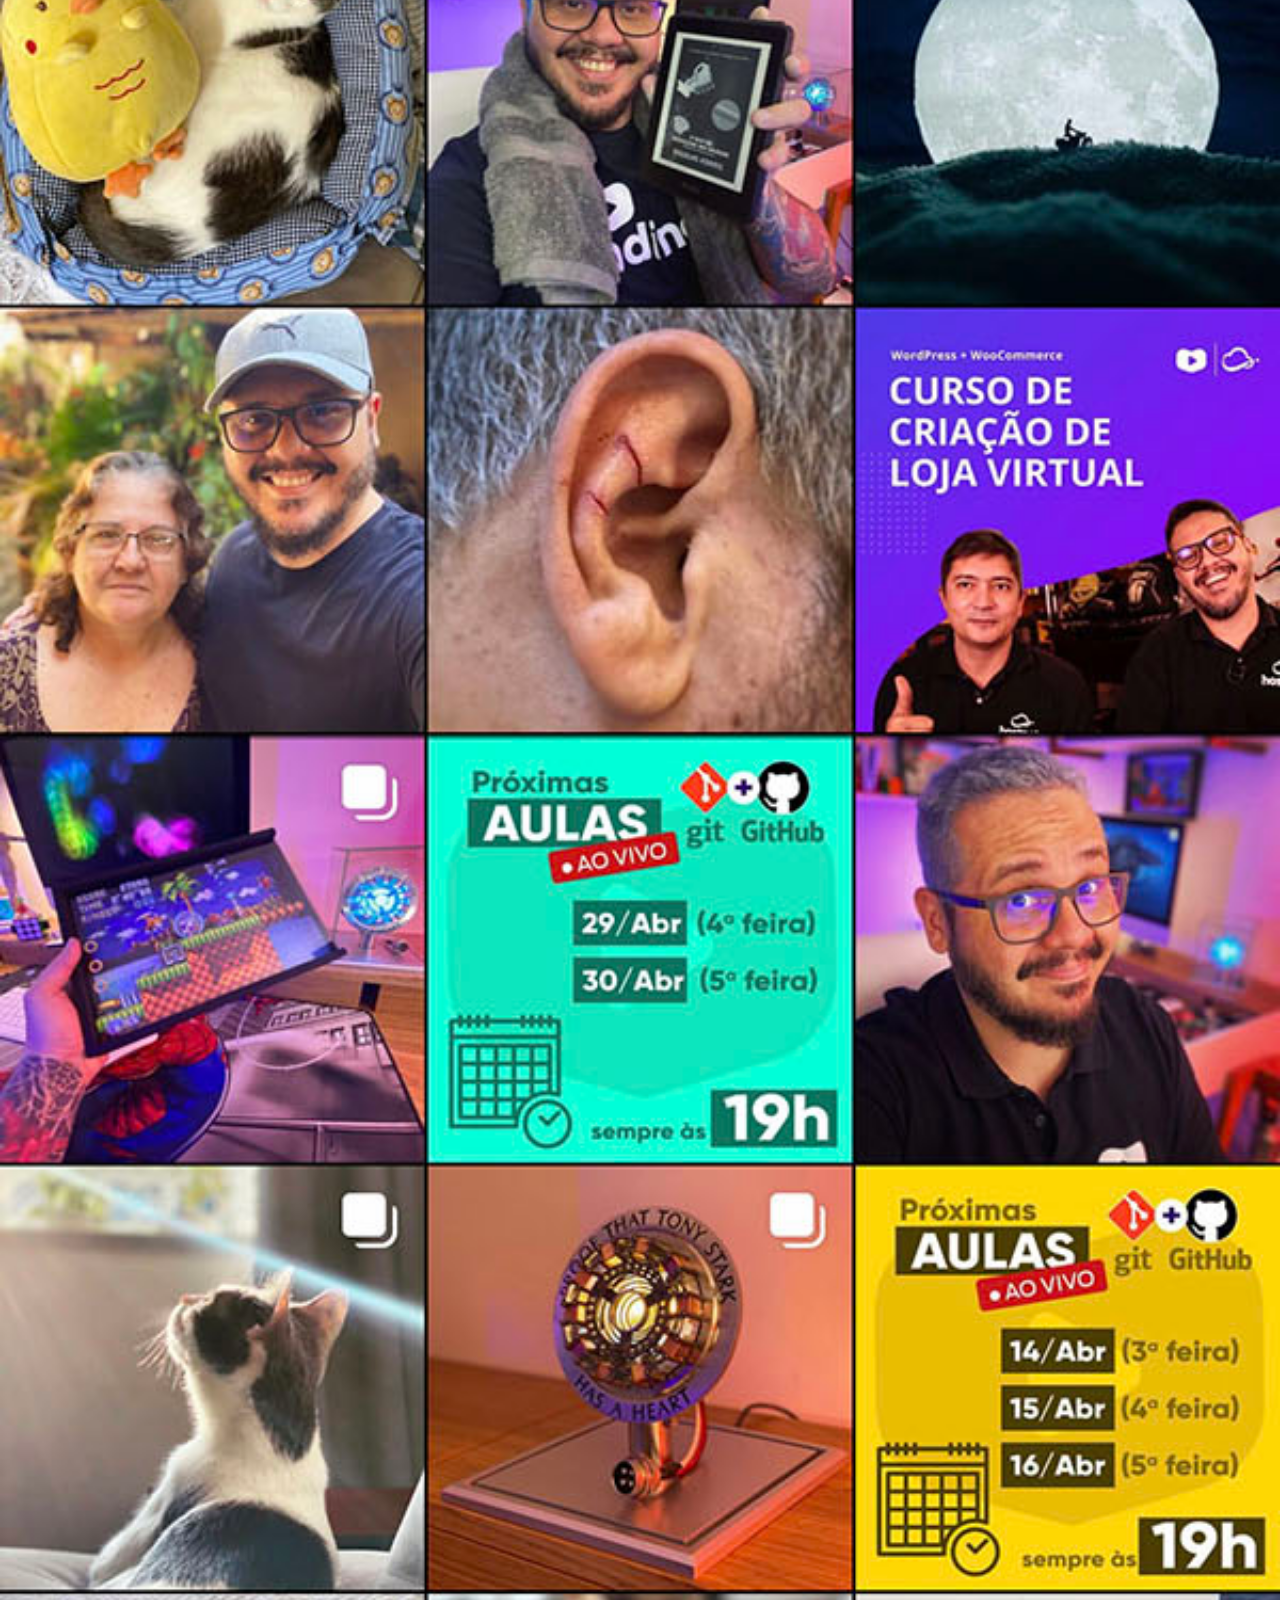
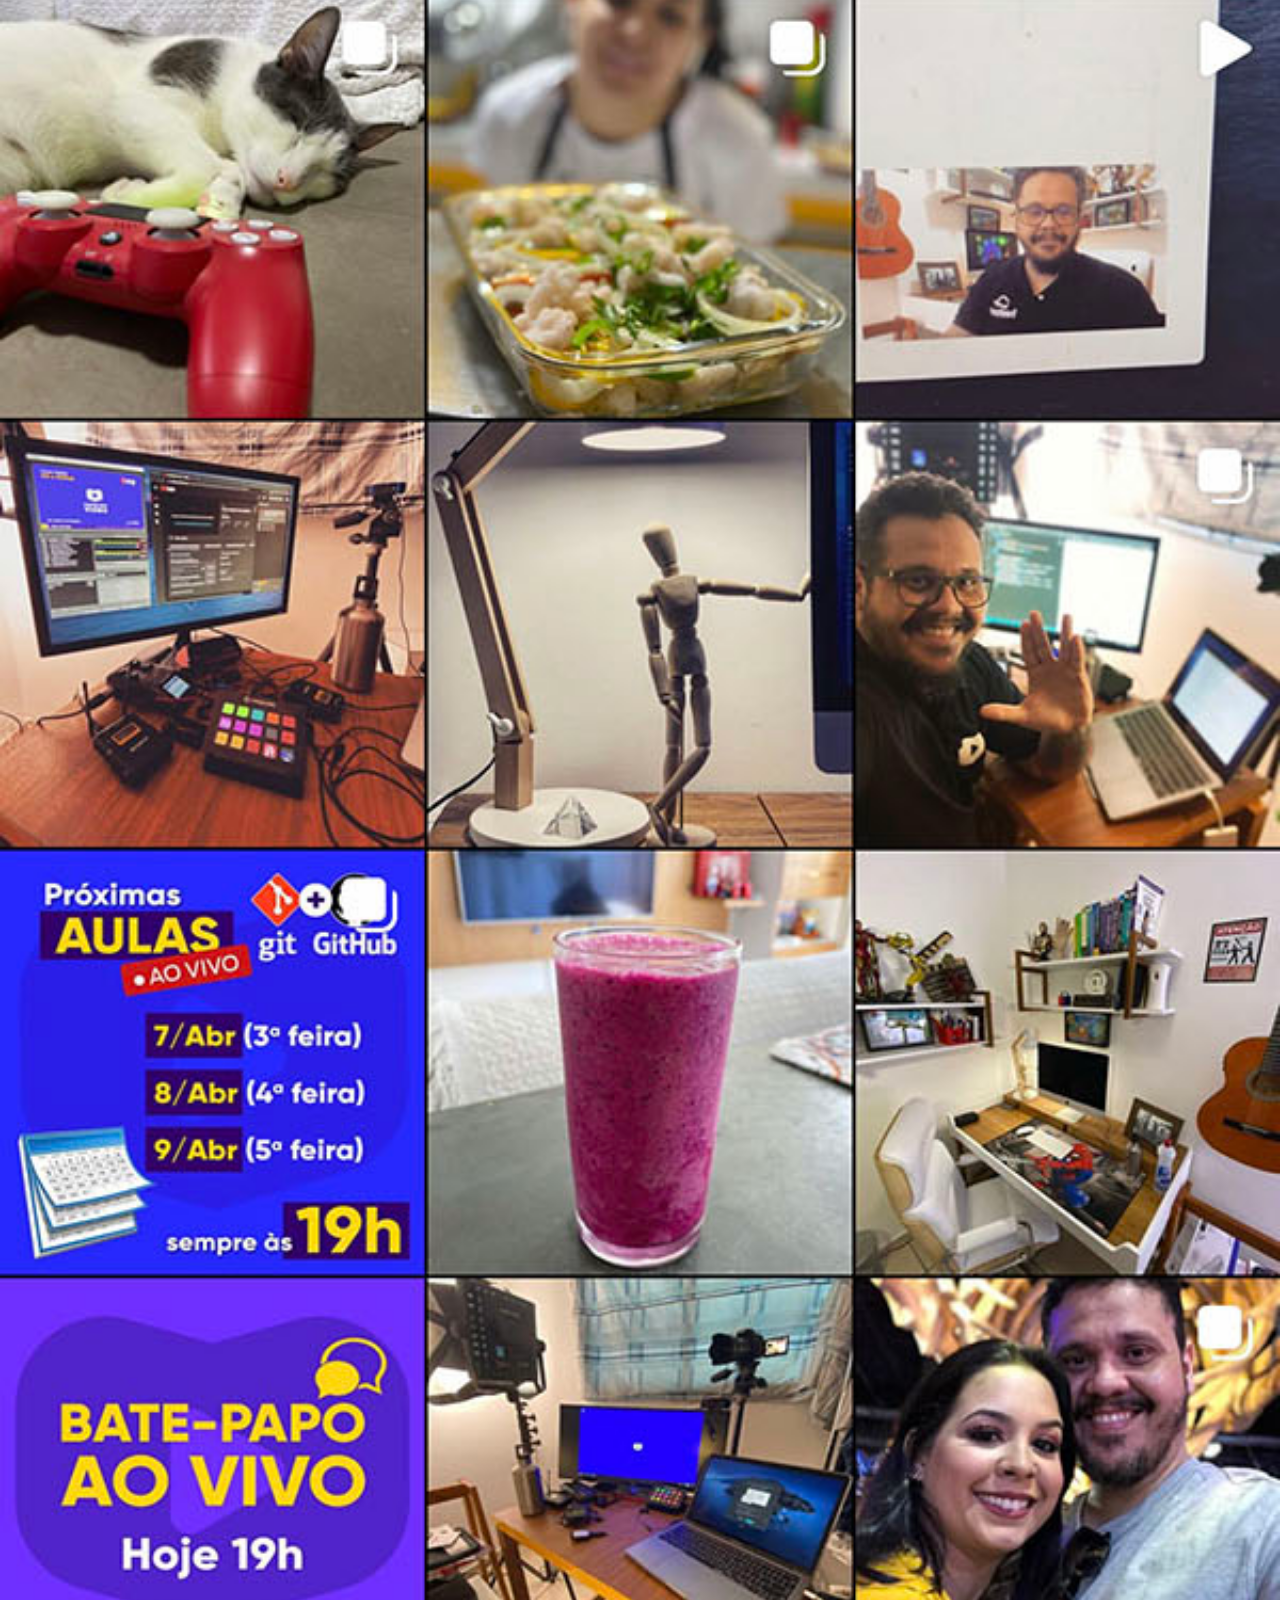
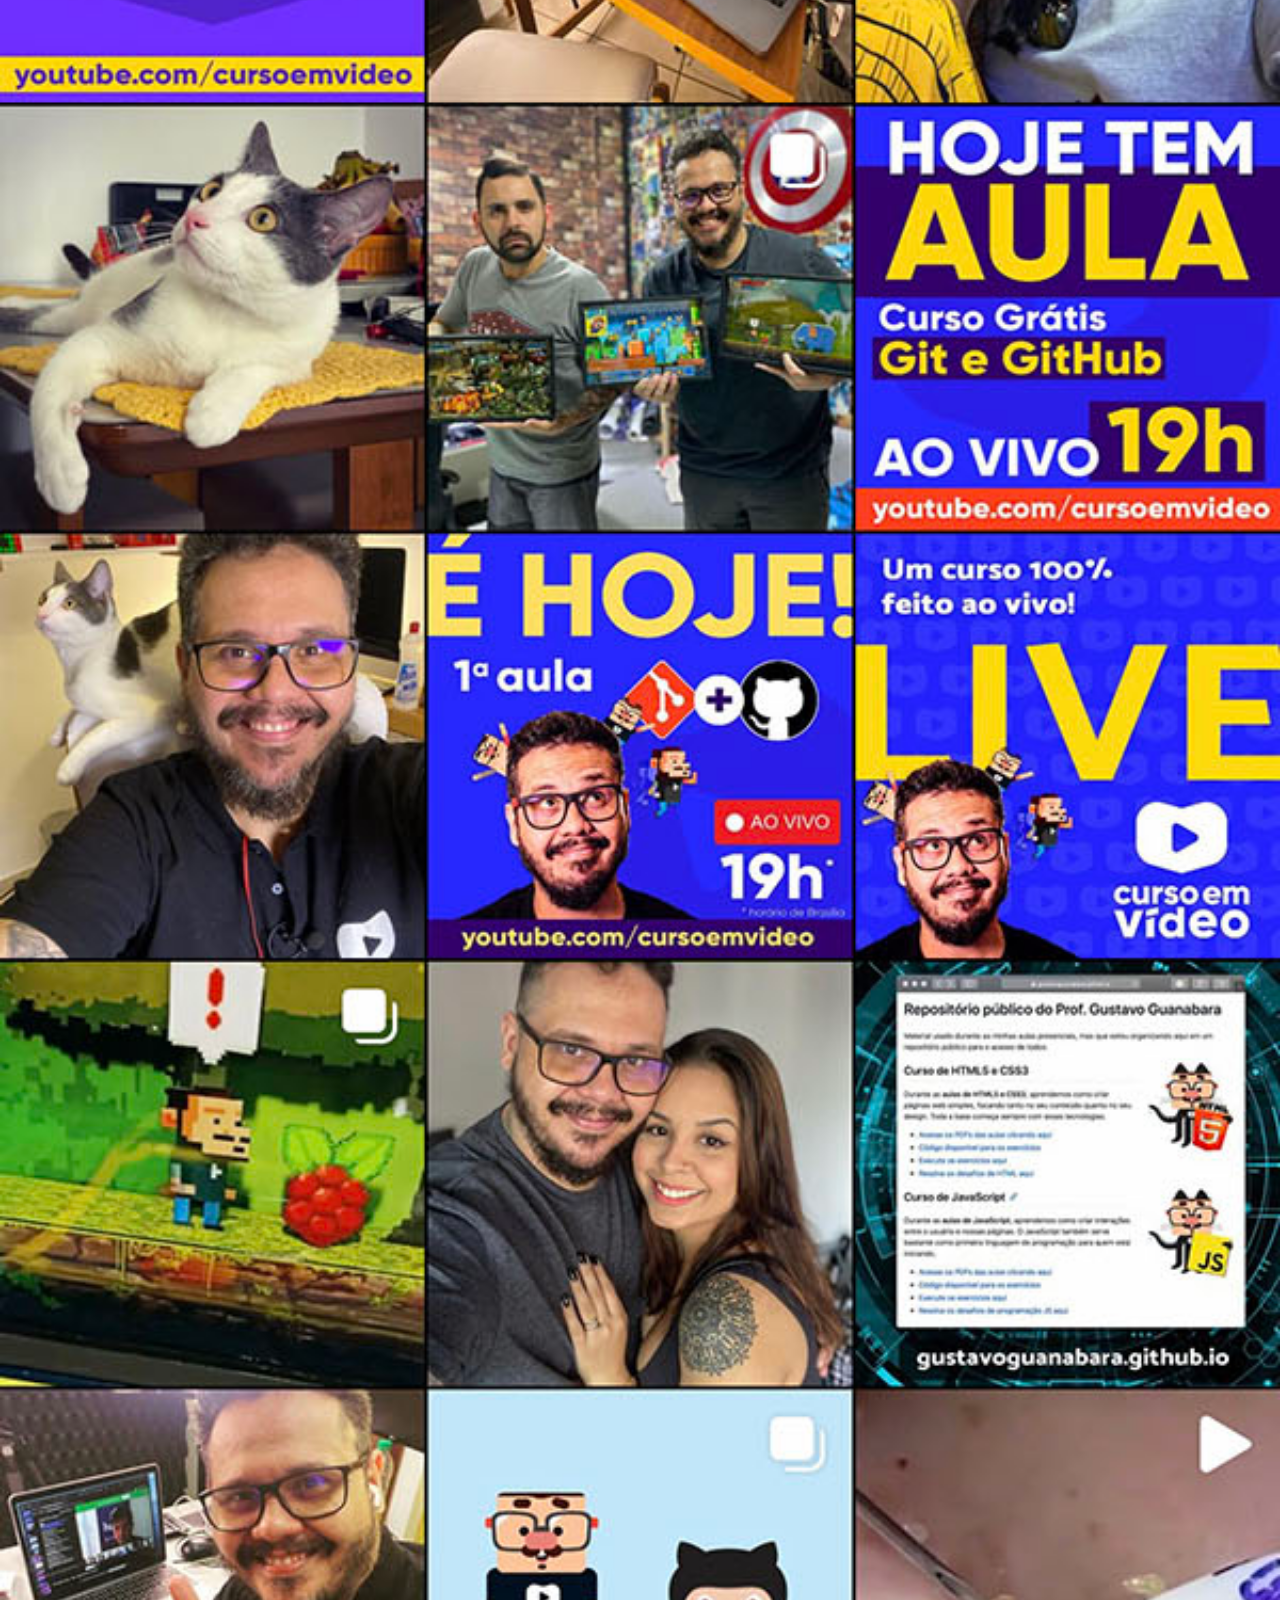
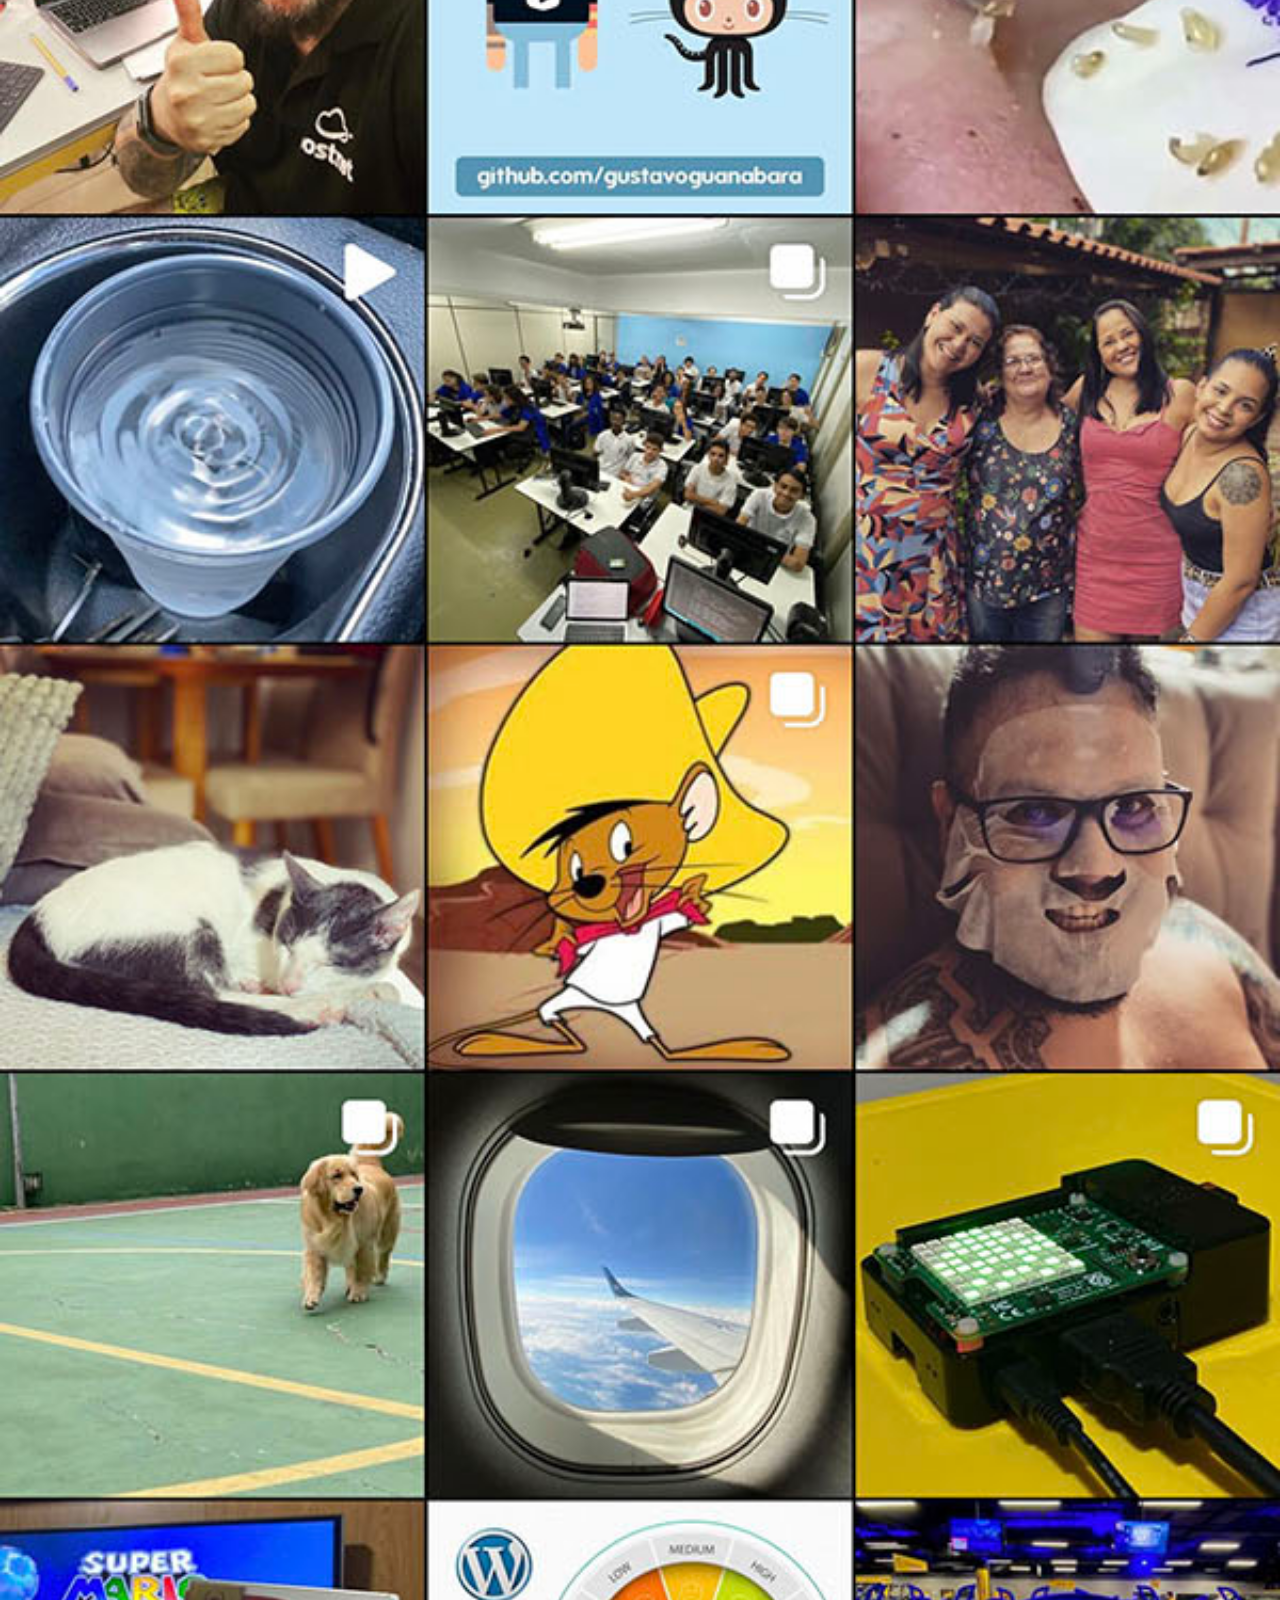
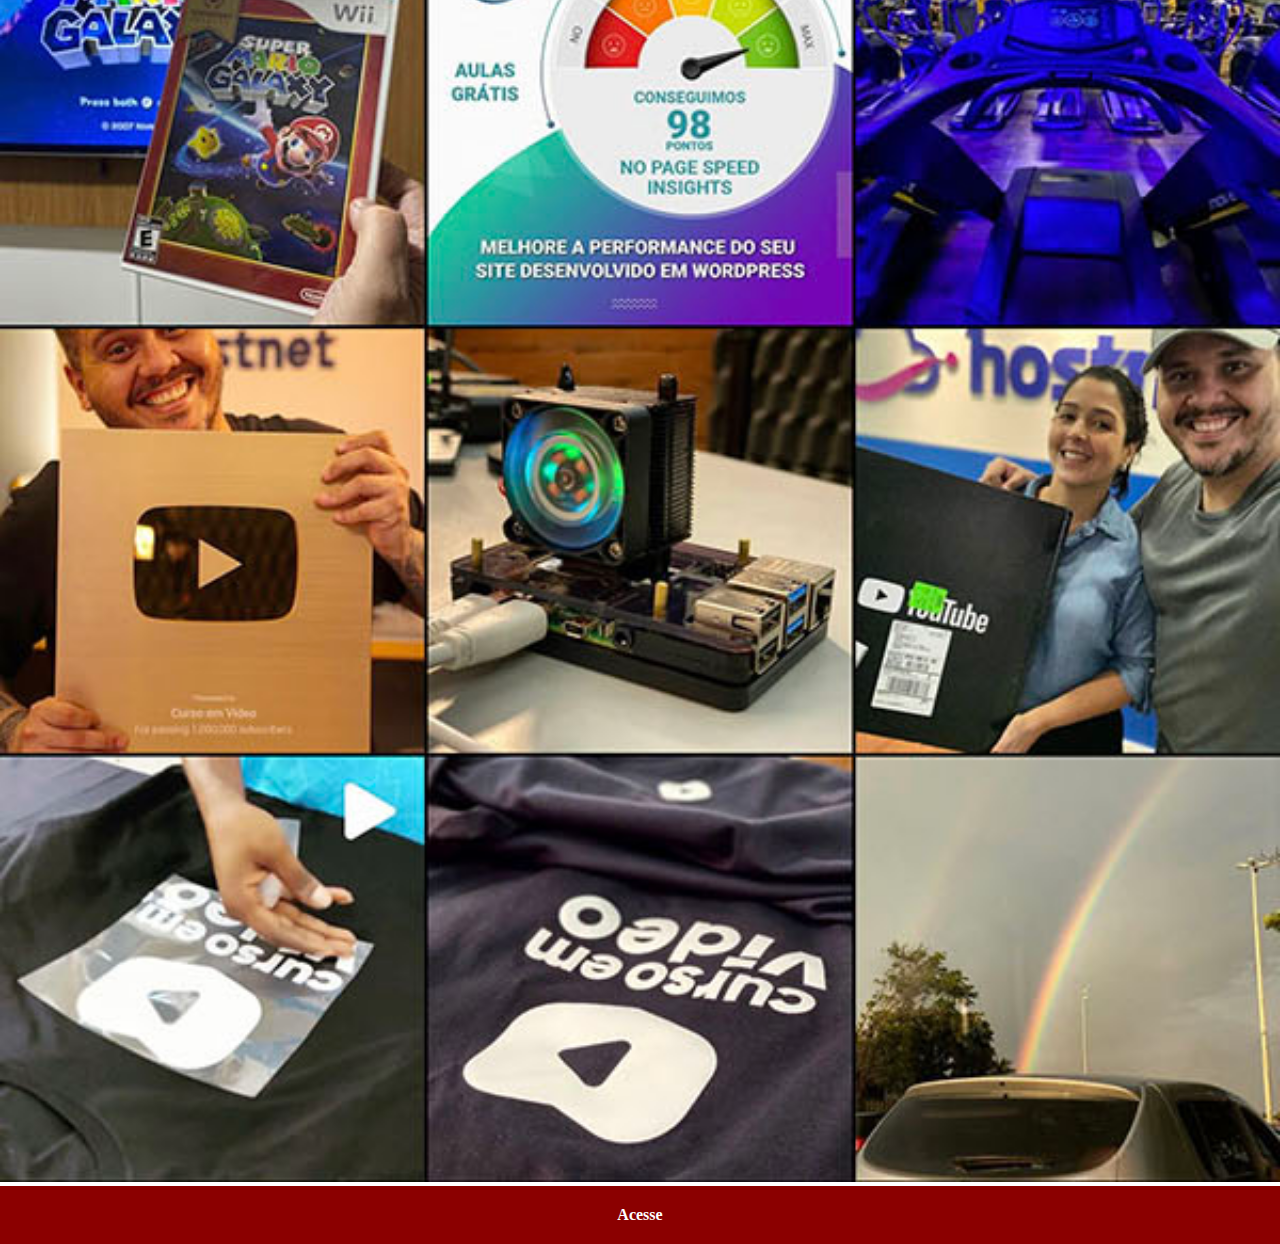
<file: instagram.html>
<!DOCTYPE html>
<html lang="pt-br">
<head>
    <meta charset="UTF-8">
    <meta name="viewport" content="width=device-width, initial-scale=1.0">
    <title>Instagram</title>
    <link rel="stylesheet" href="styles/sociais.css">
</head>
<body>
    <img src="pacote-d013/imagens/tela-instagram.jpg" alt="Tela Instagram">
    <a href="https://www.instagram.com/en4doc/" target="_blank"> Acesse</a>
</body>
</html>
</file>
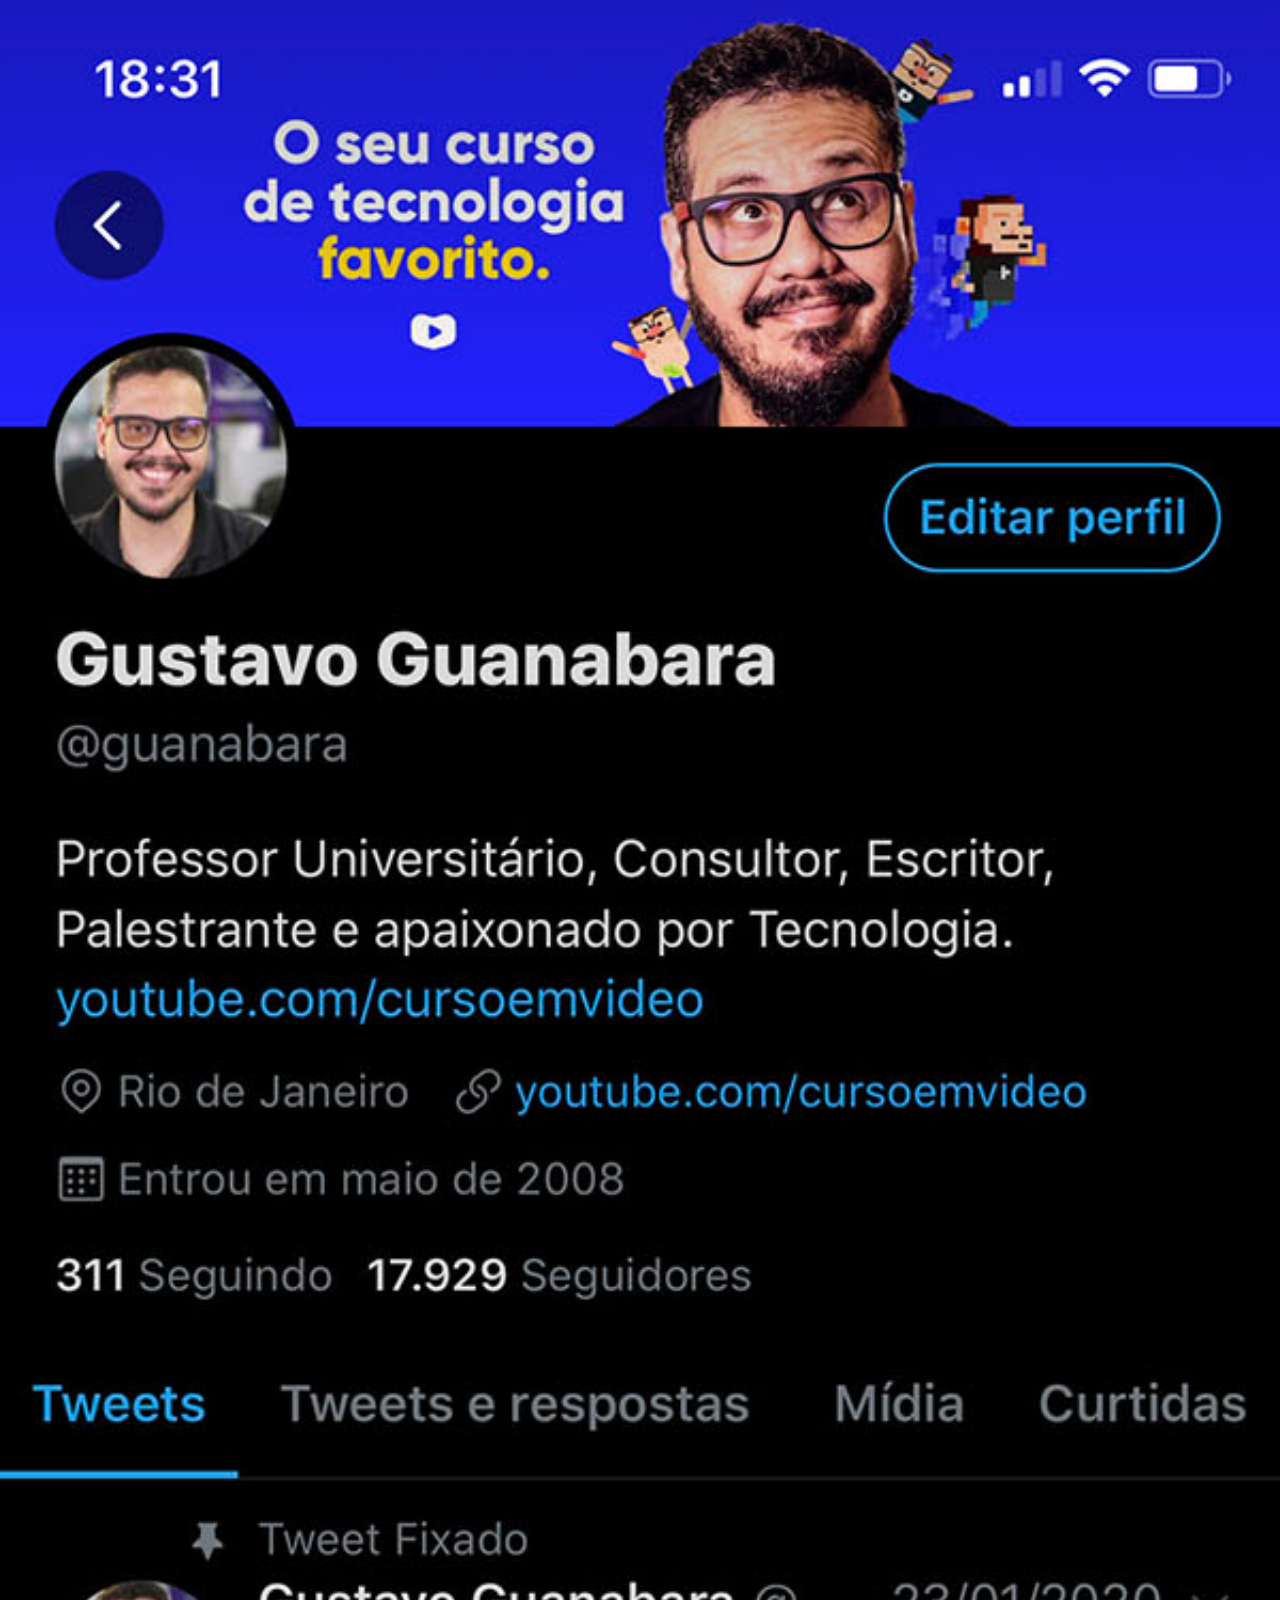
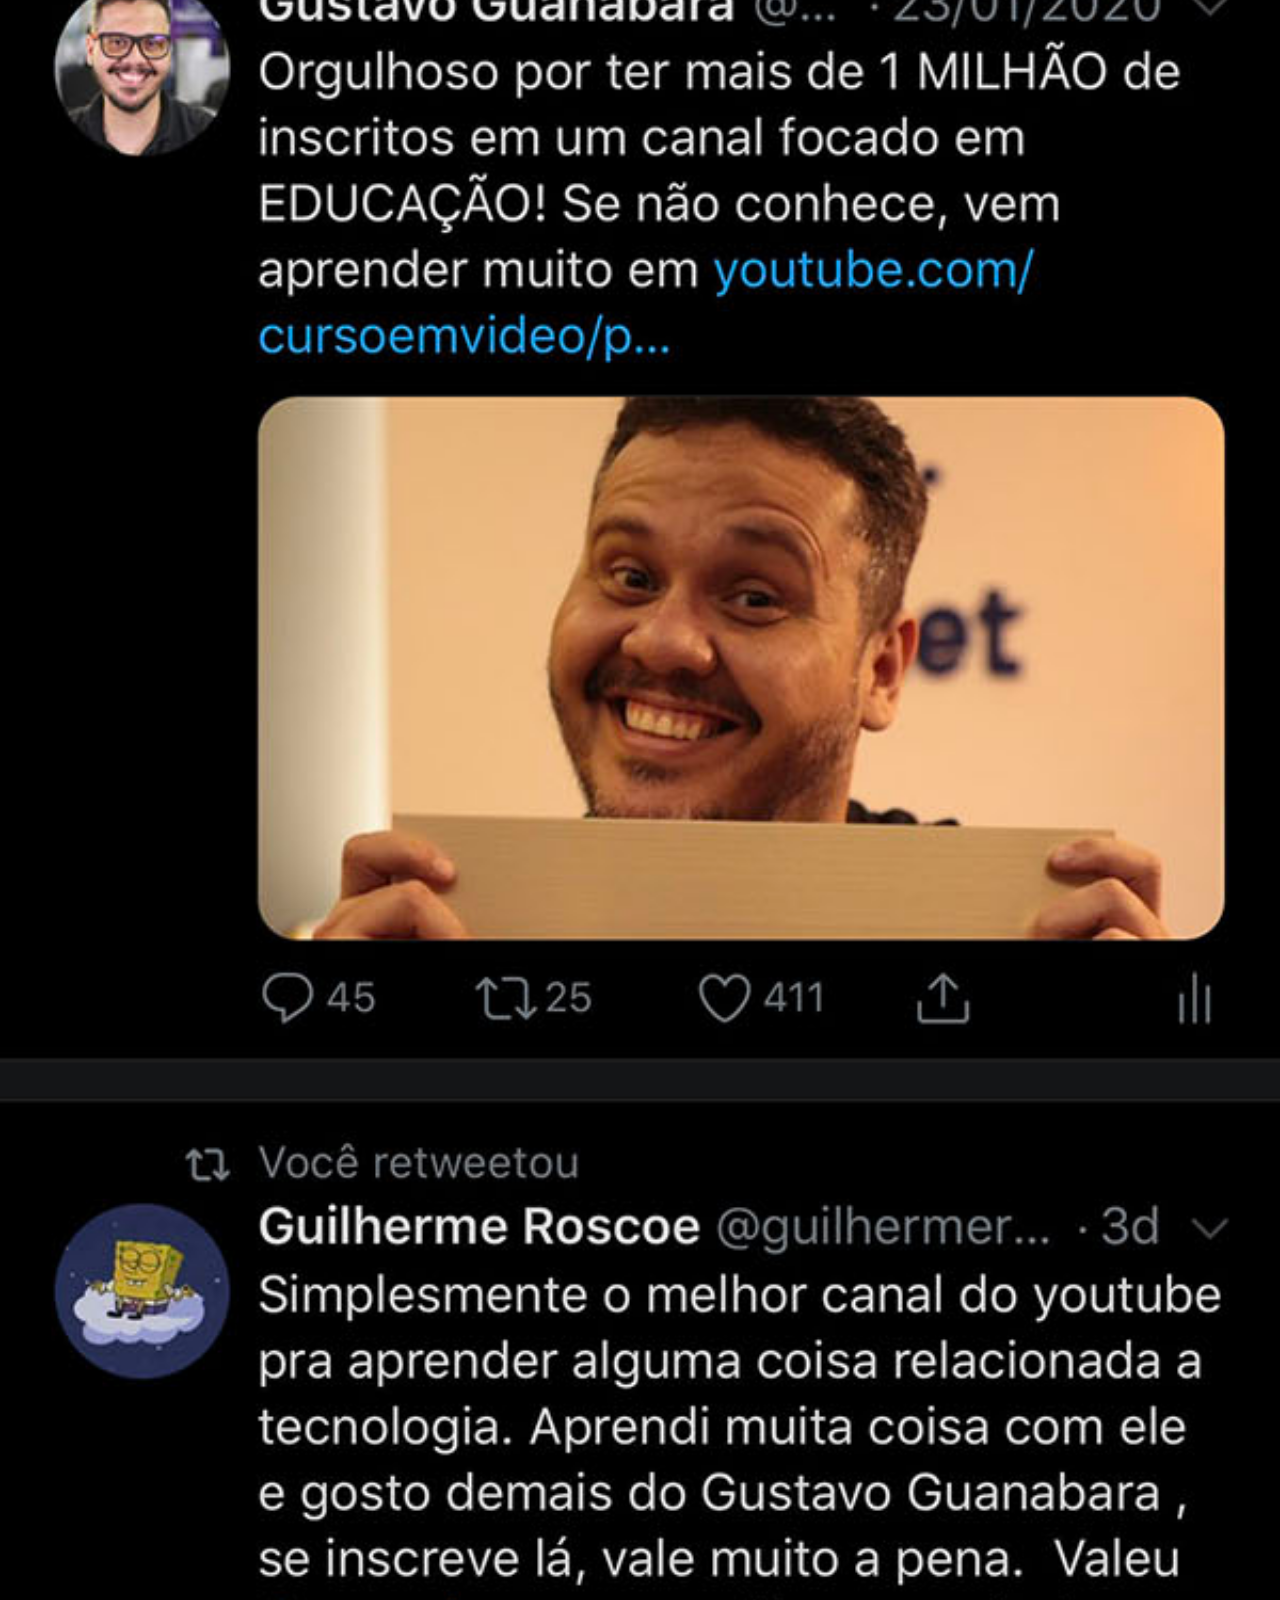
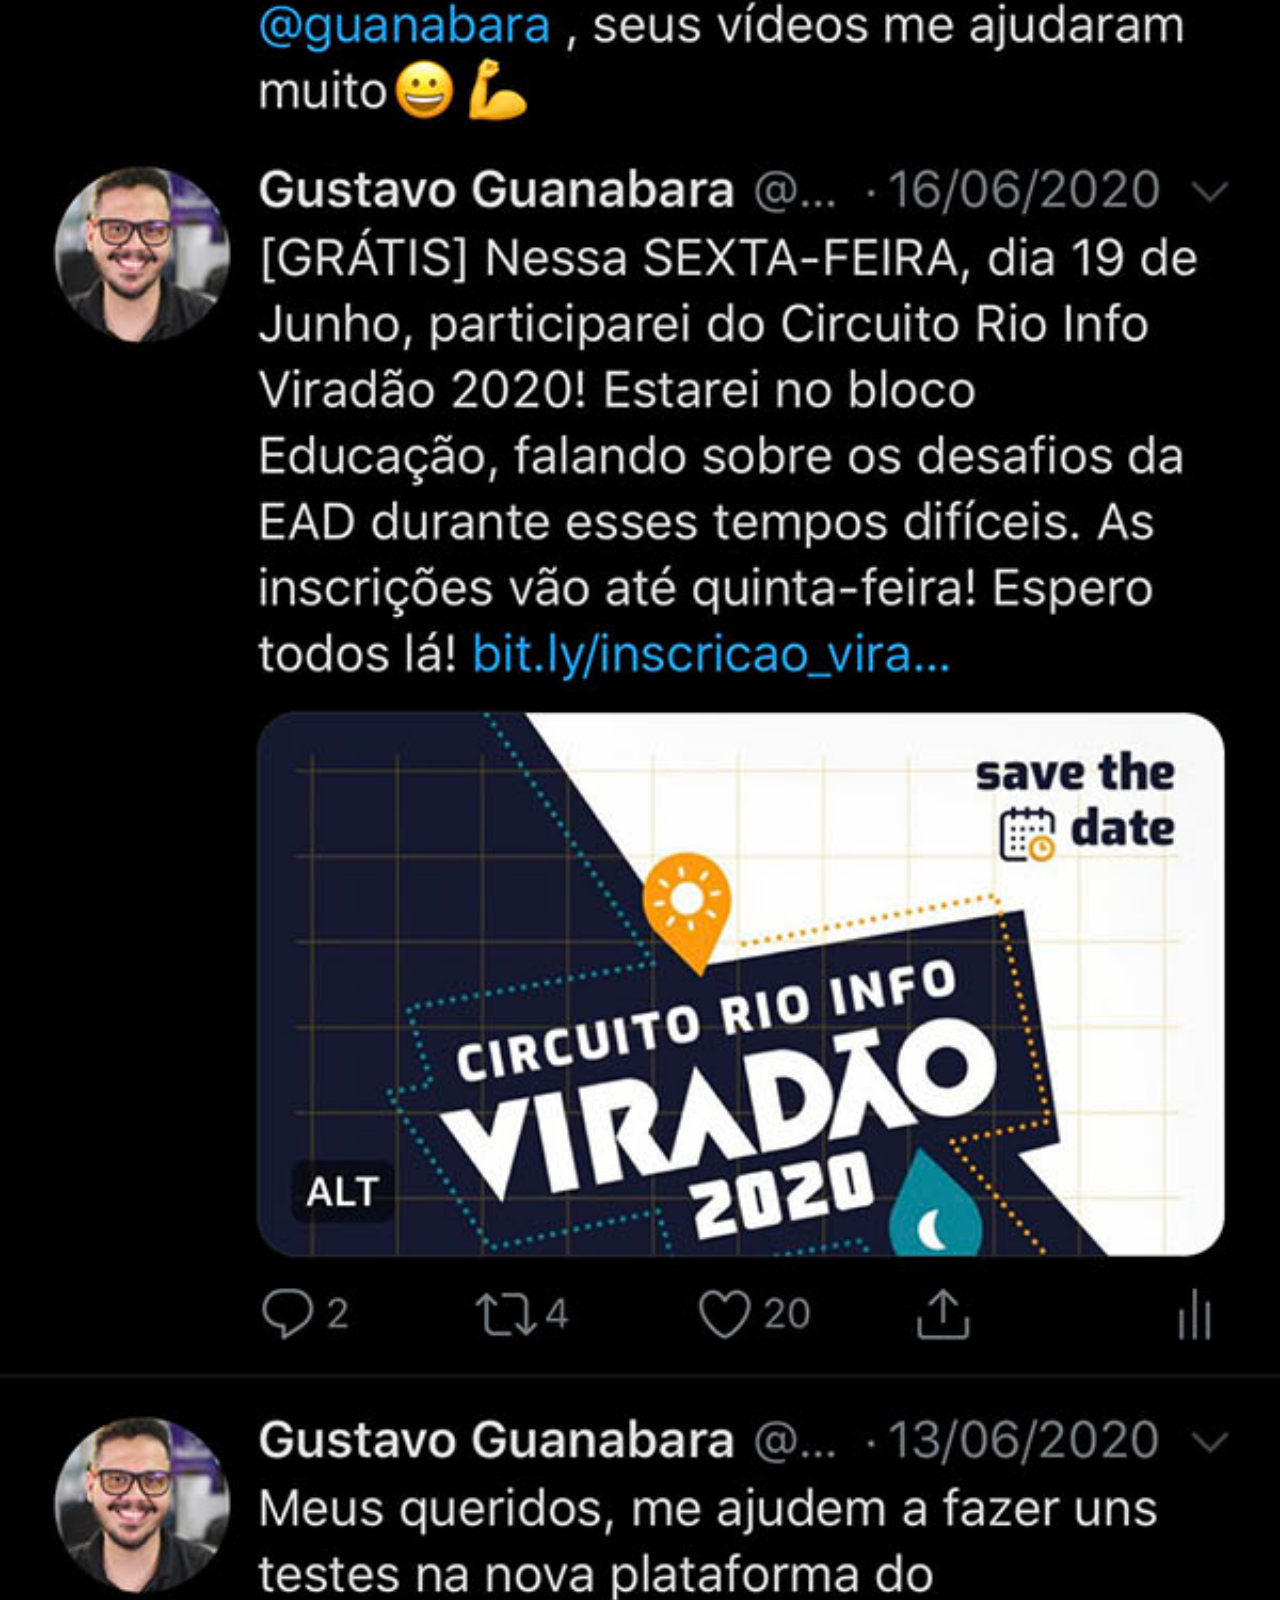
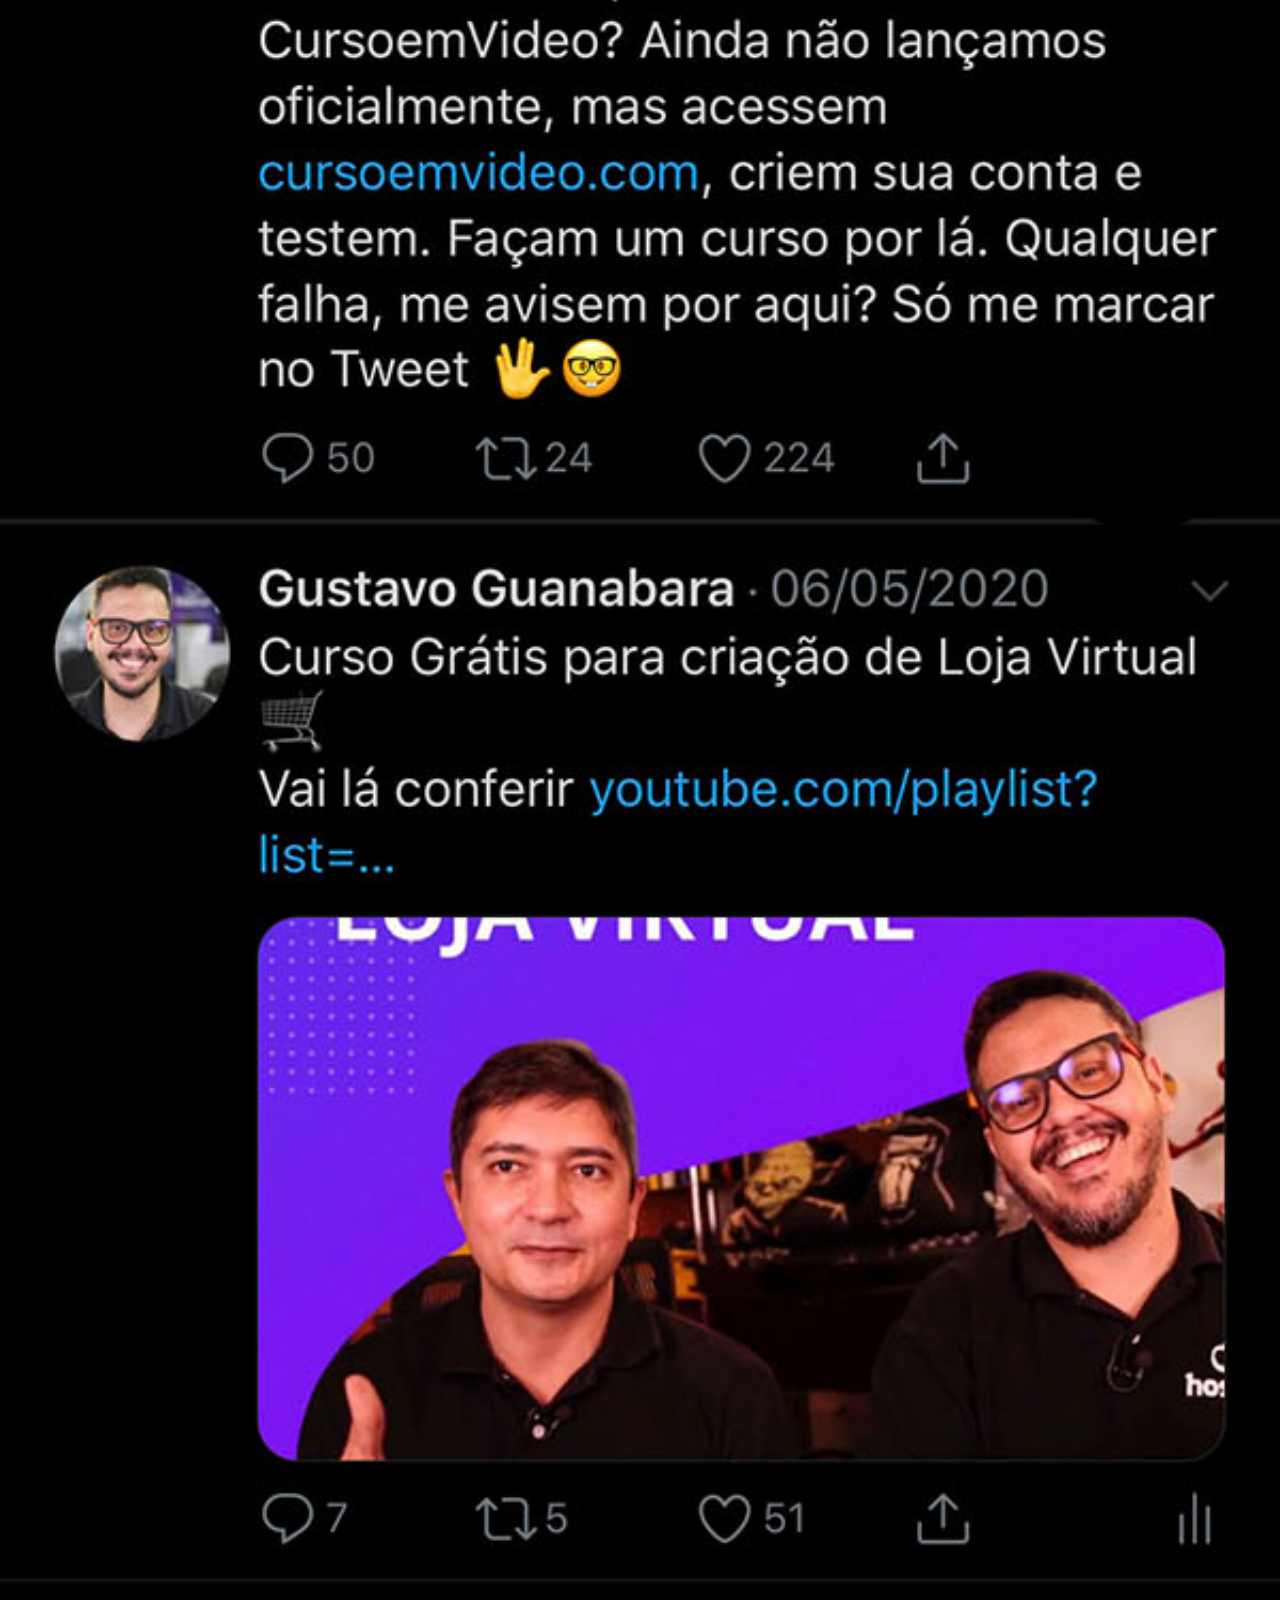
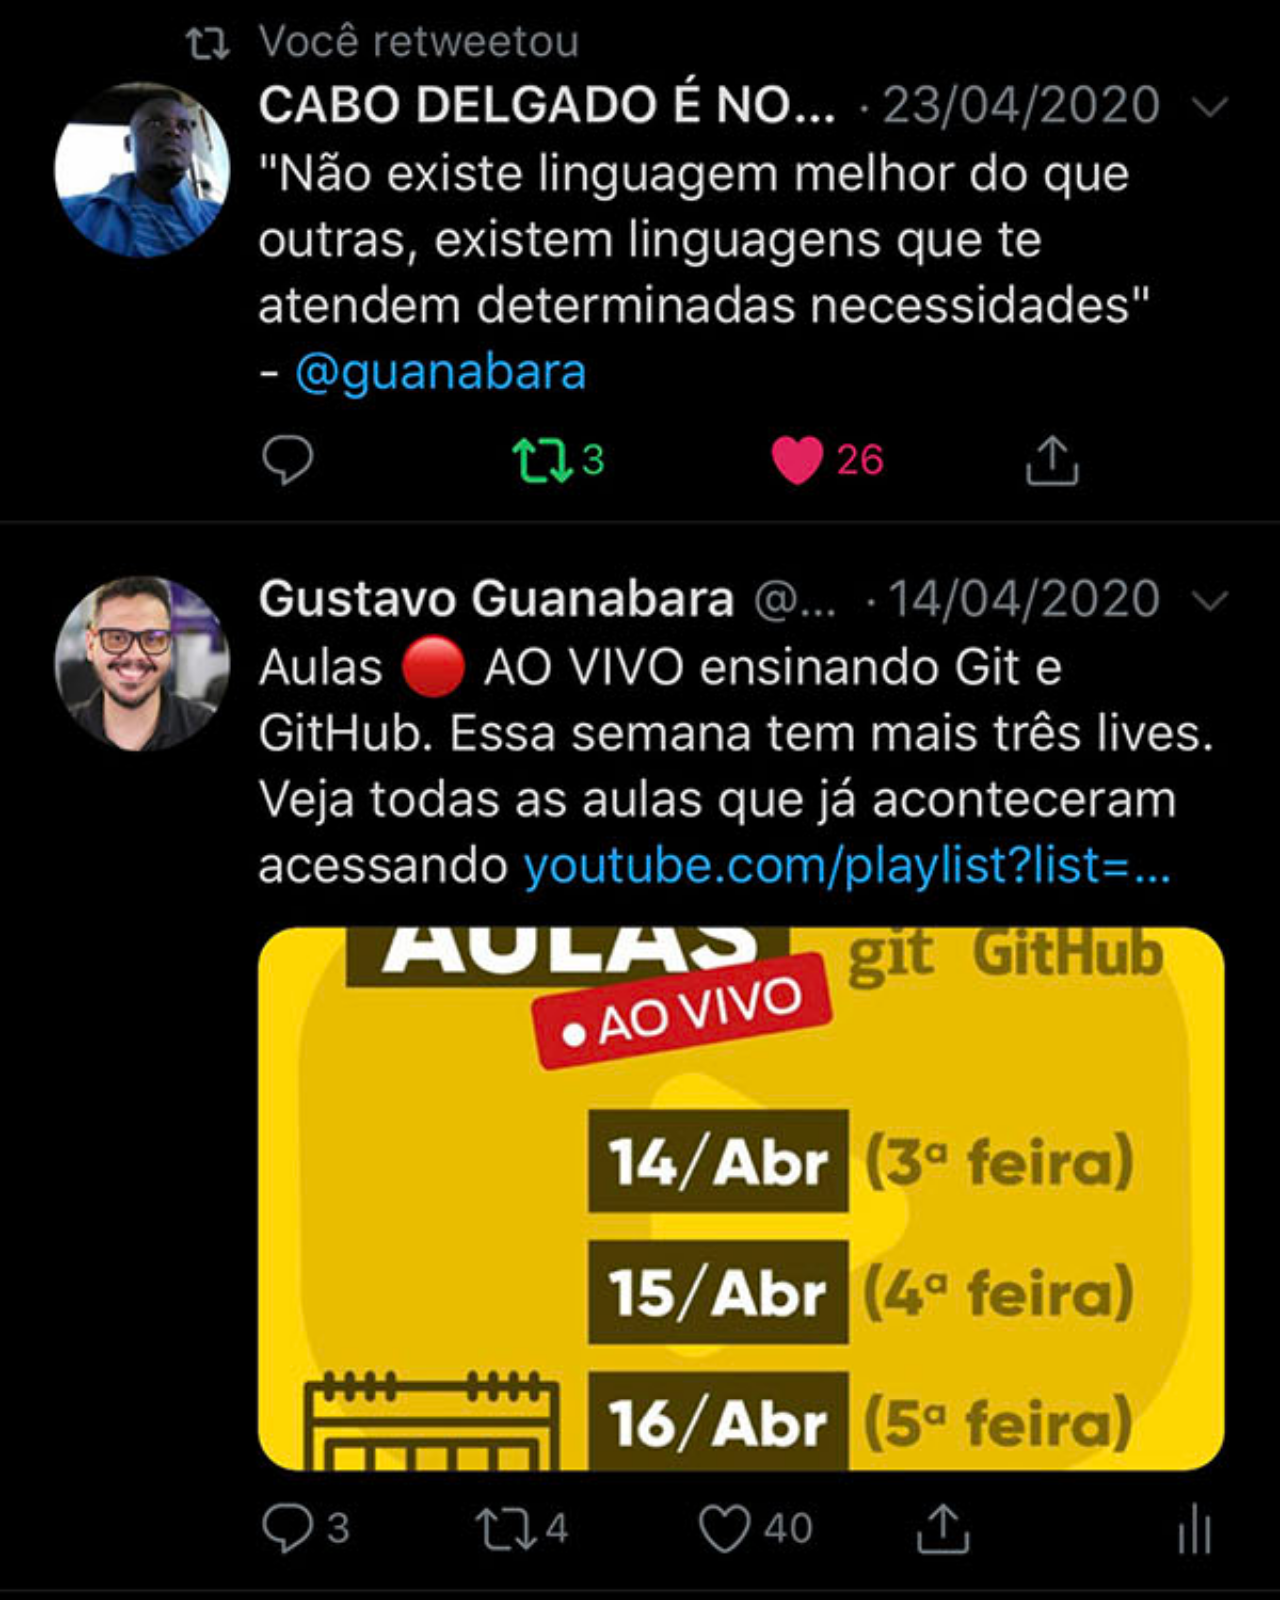
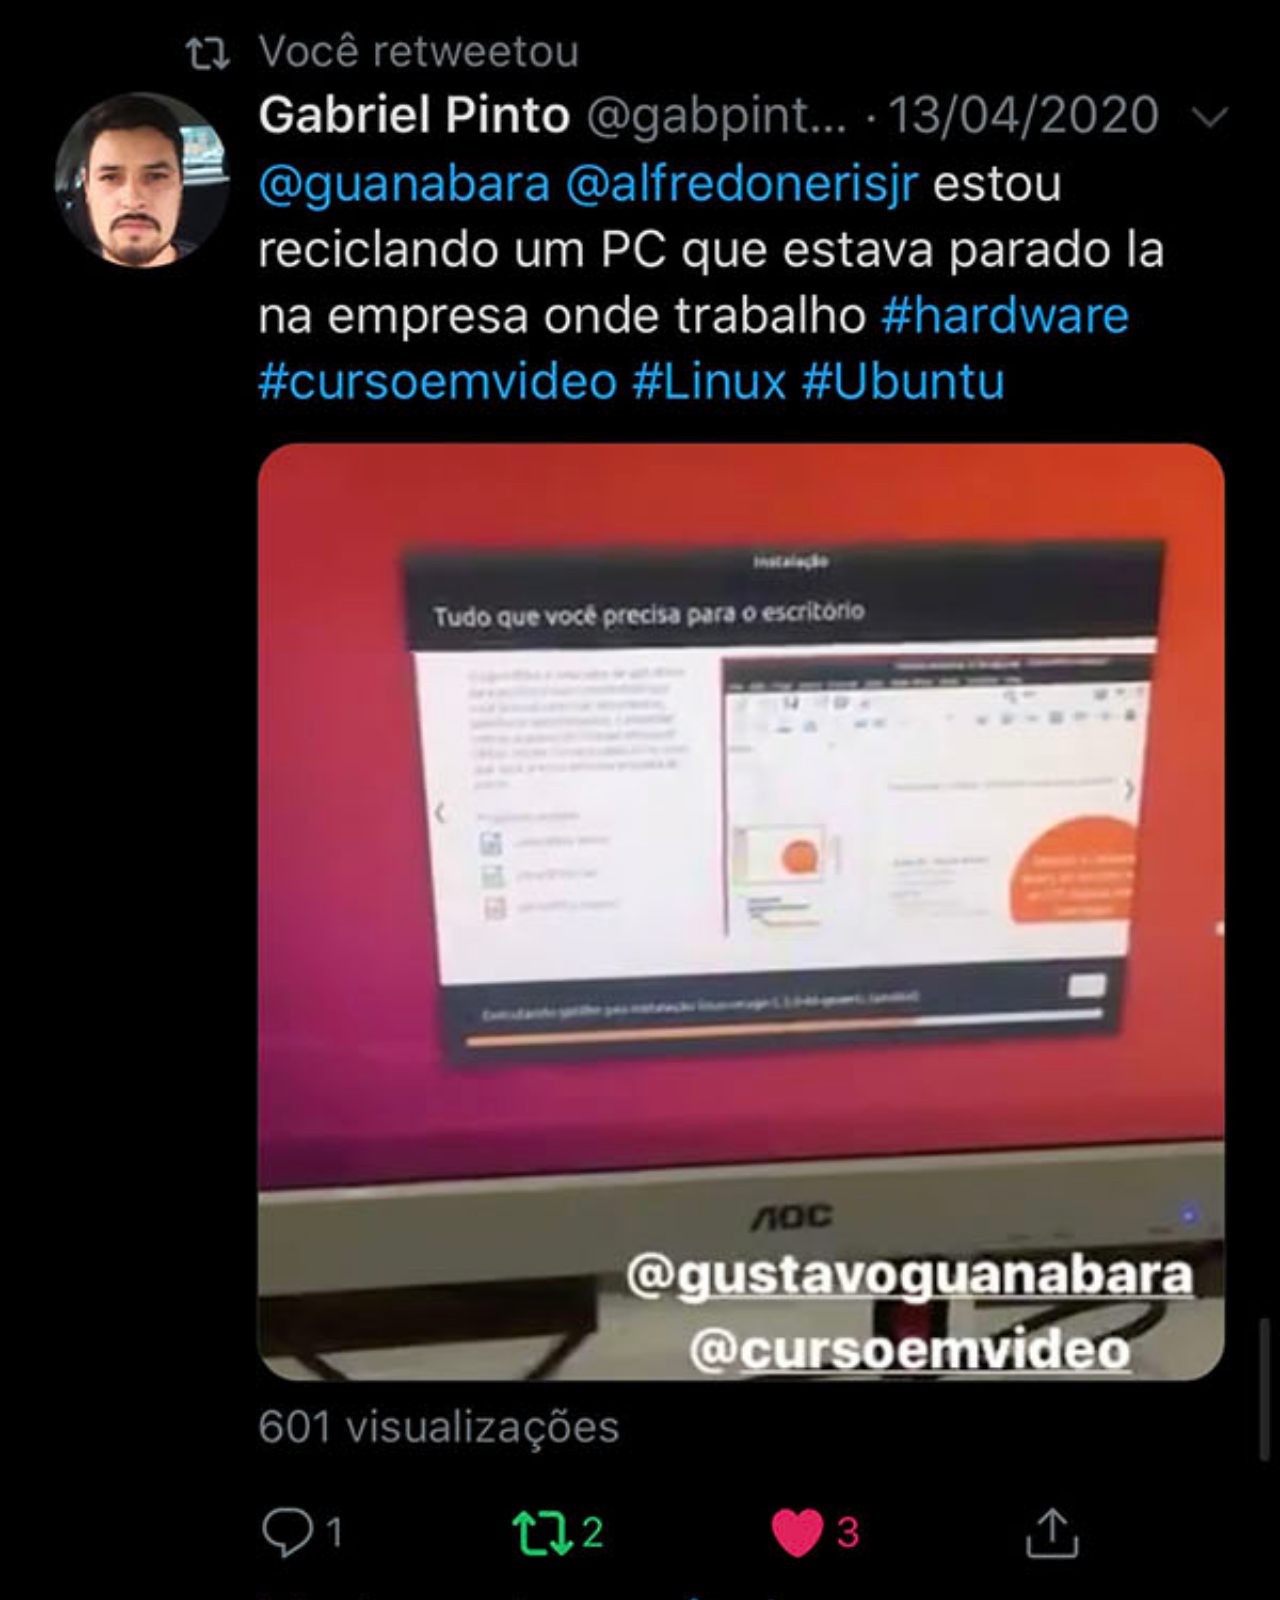
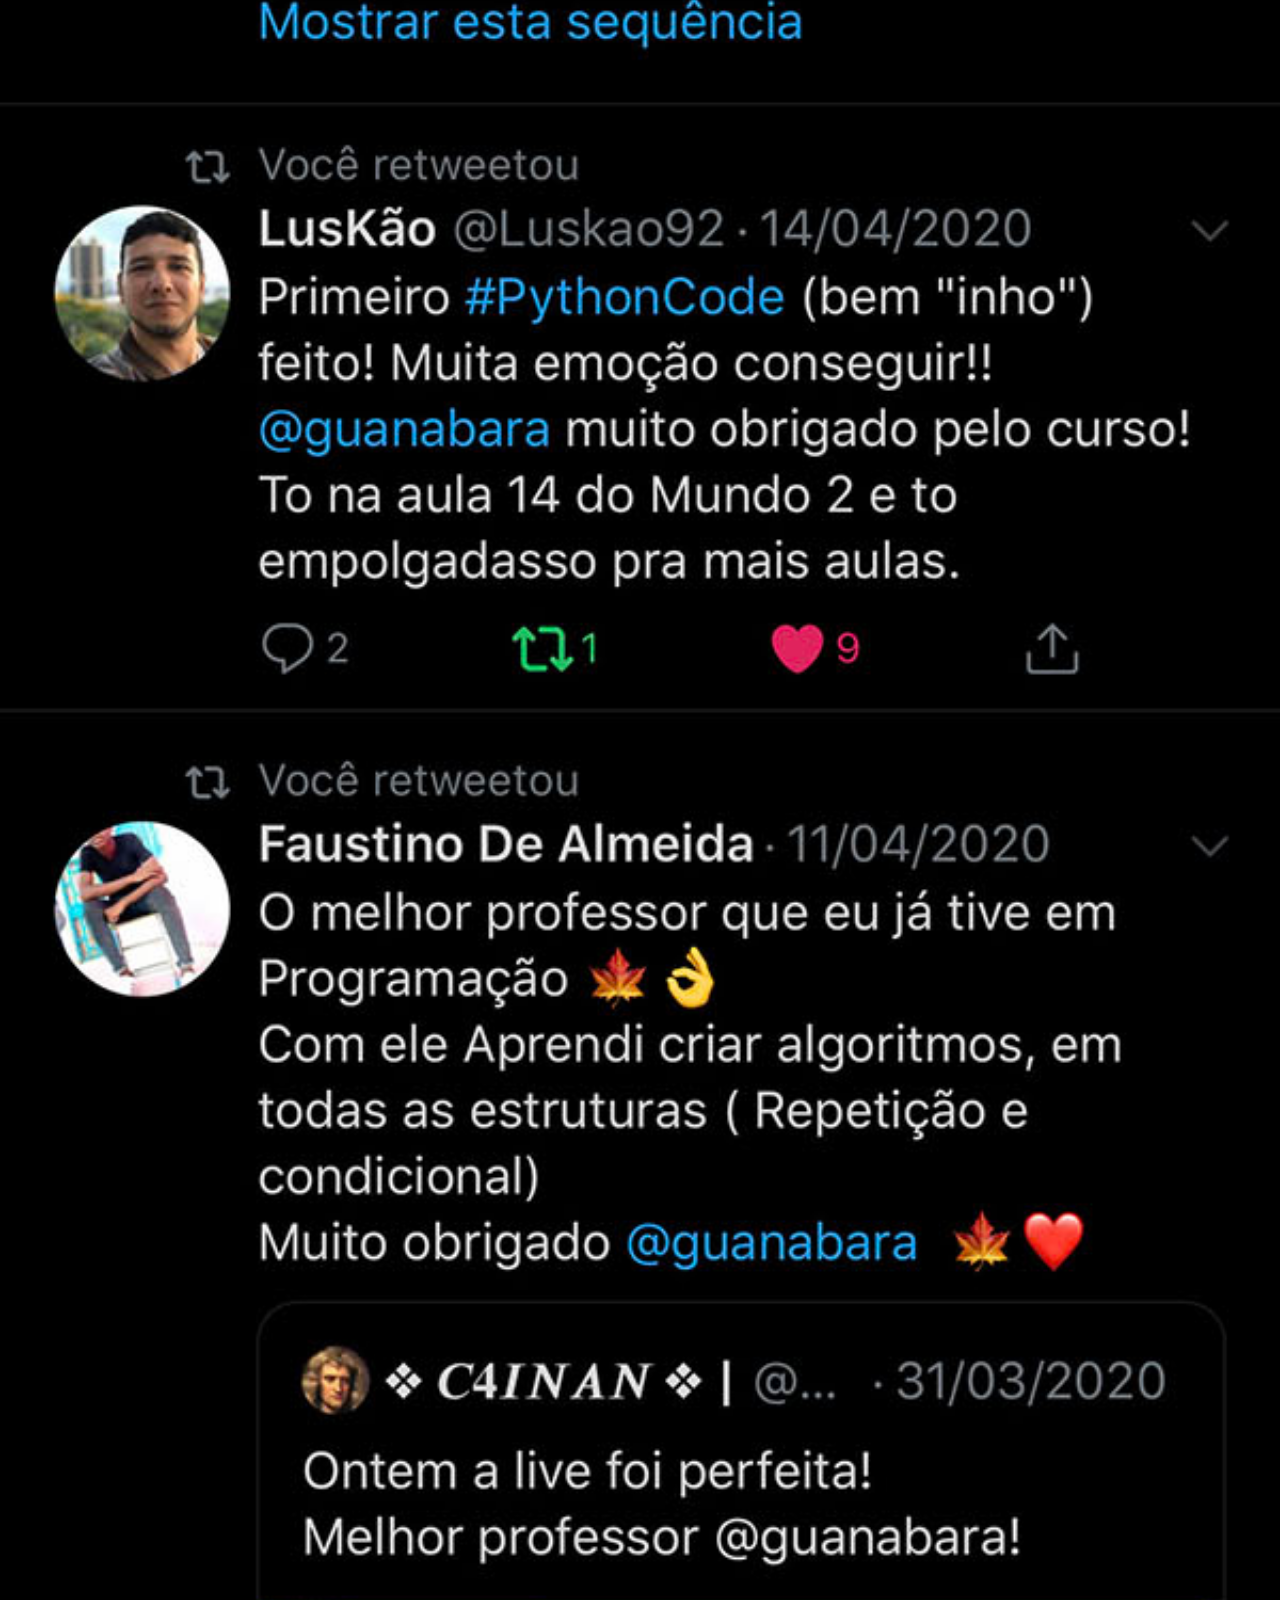
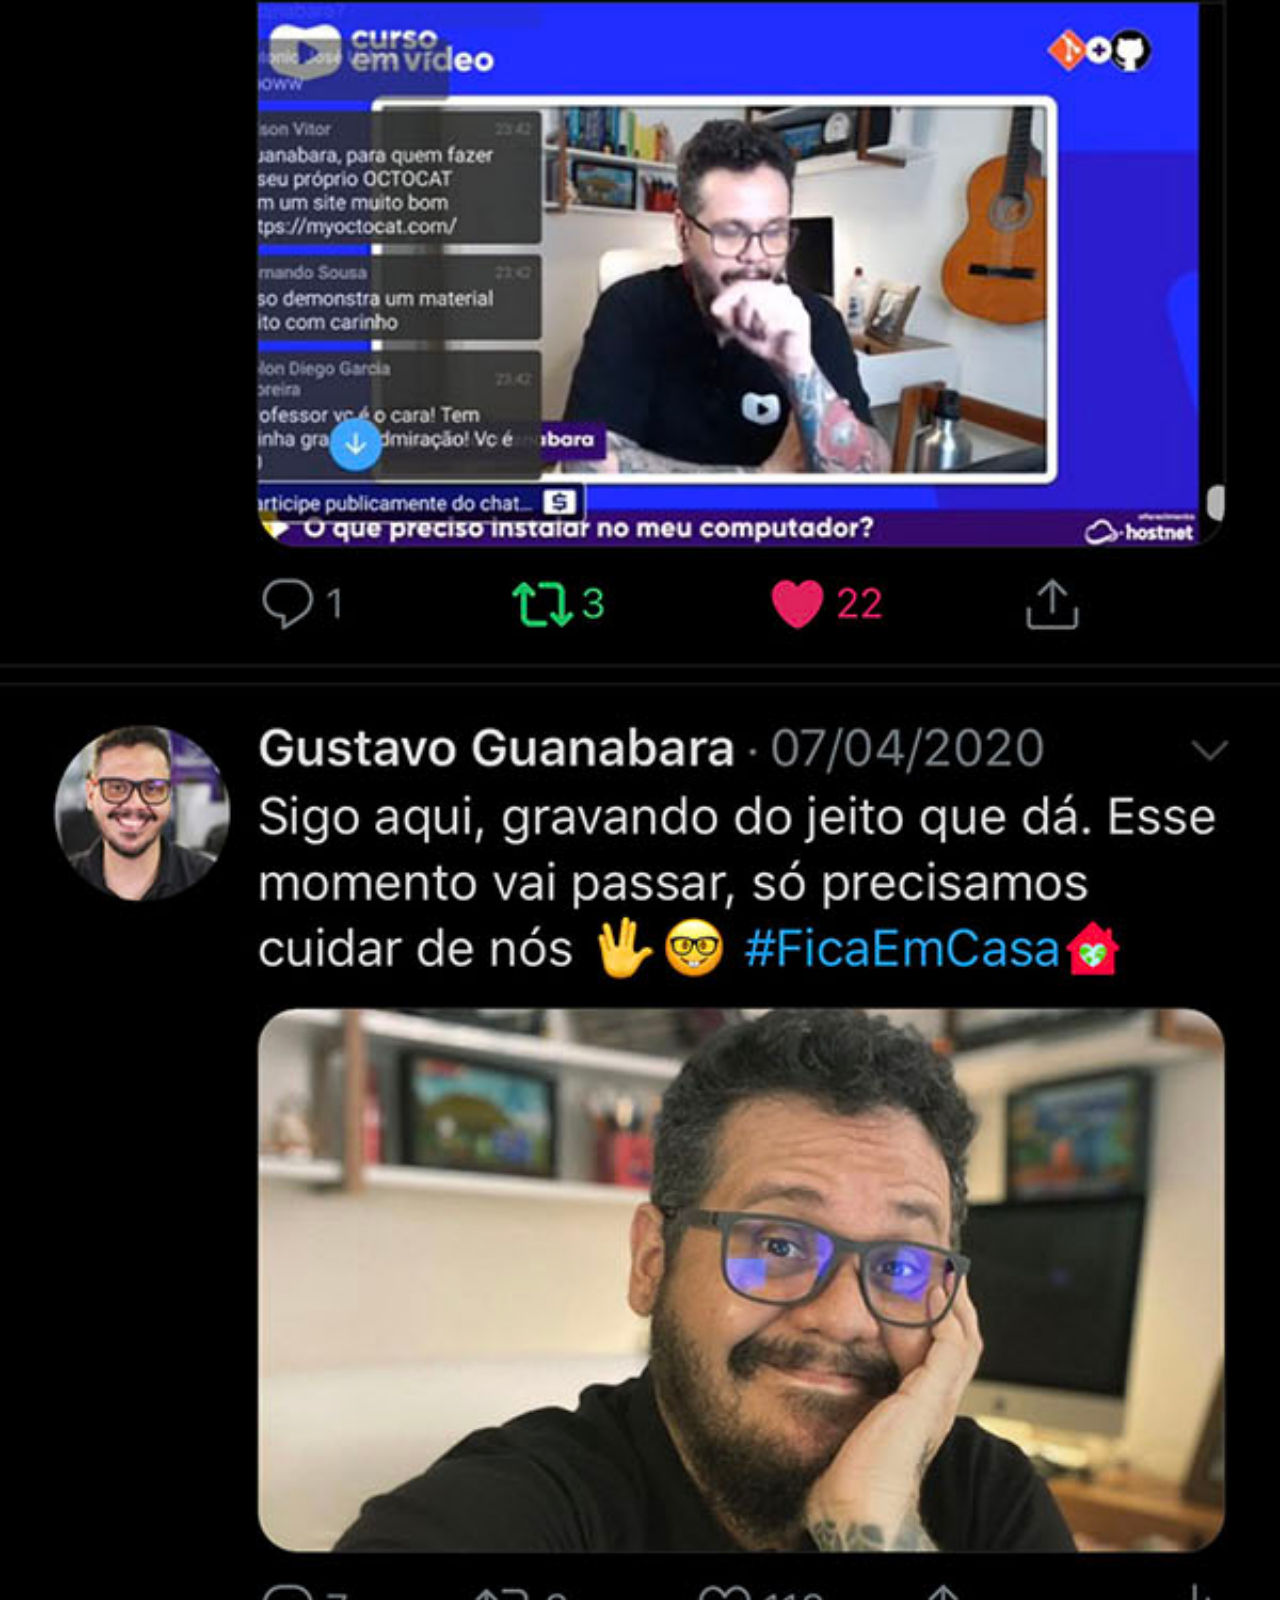
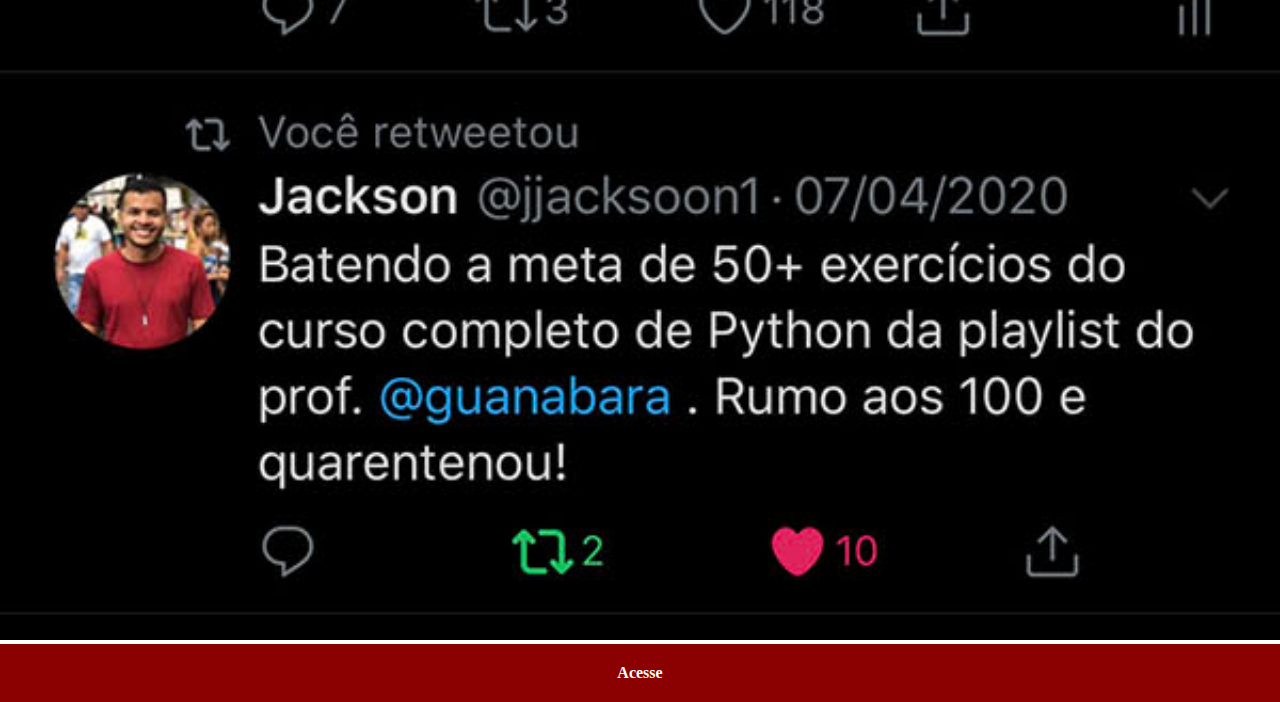
<file: twitter.html>
<!DOCTYPE html>
<html lang="en">
<head>
    <meta charset="UTF-8">
    <meta name="viewport" content="width=device-width, initial-scale=1.0">
    <title>Twitter</title>
    <link rel="stylesheet" href="styles/sociais.css">
</head>
<img src="pacote-d013/imagens/tela-twitter.jpg" alt="Tela Twitter">
<a href="https://x.com/Endoc3131241" target="_blank"> Acesse</a>
<body>
    
</body>
</html>
</file>
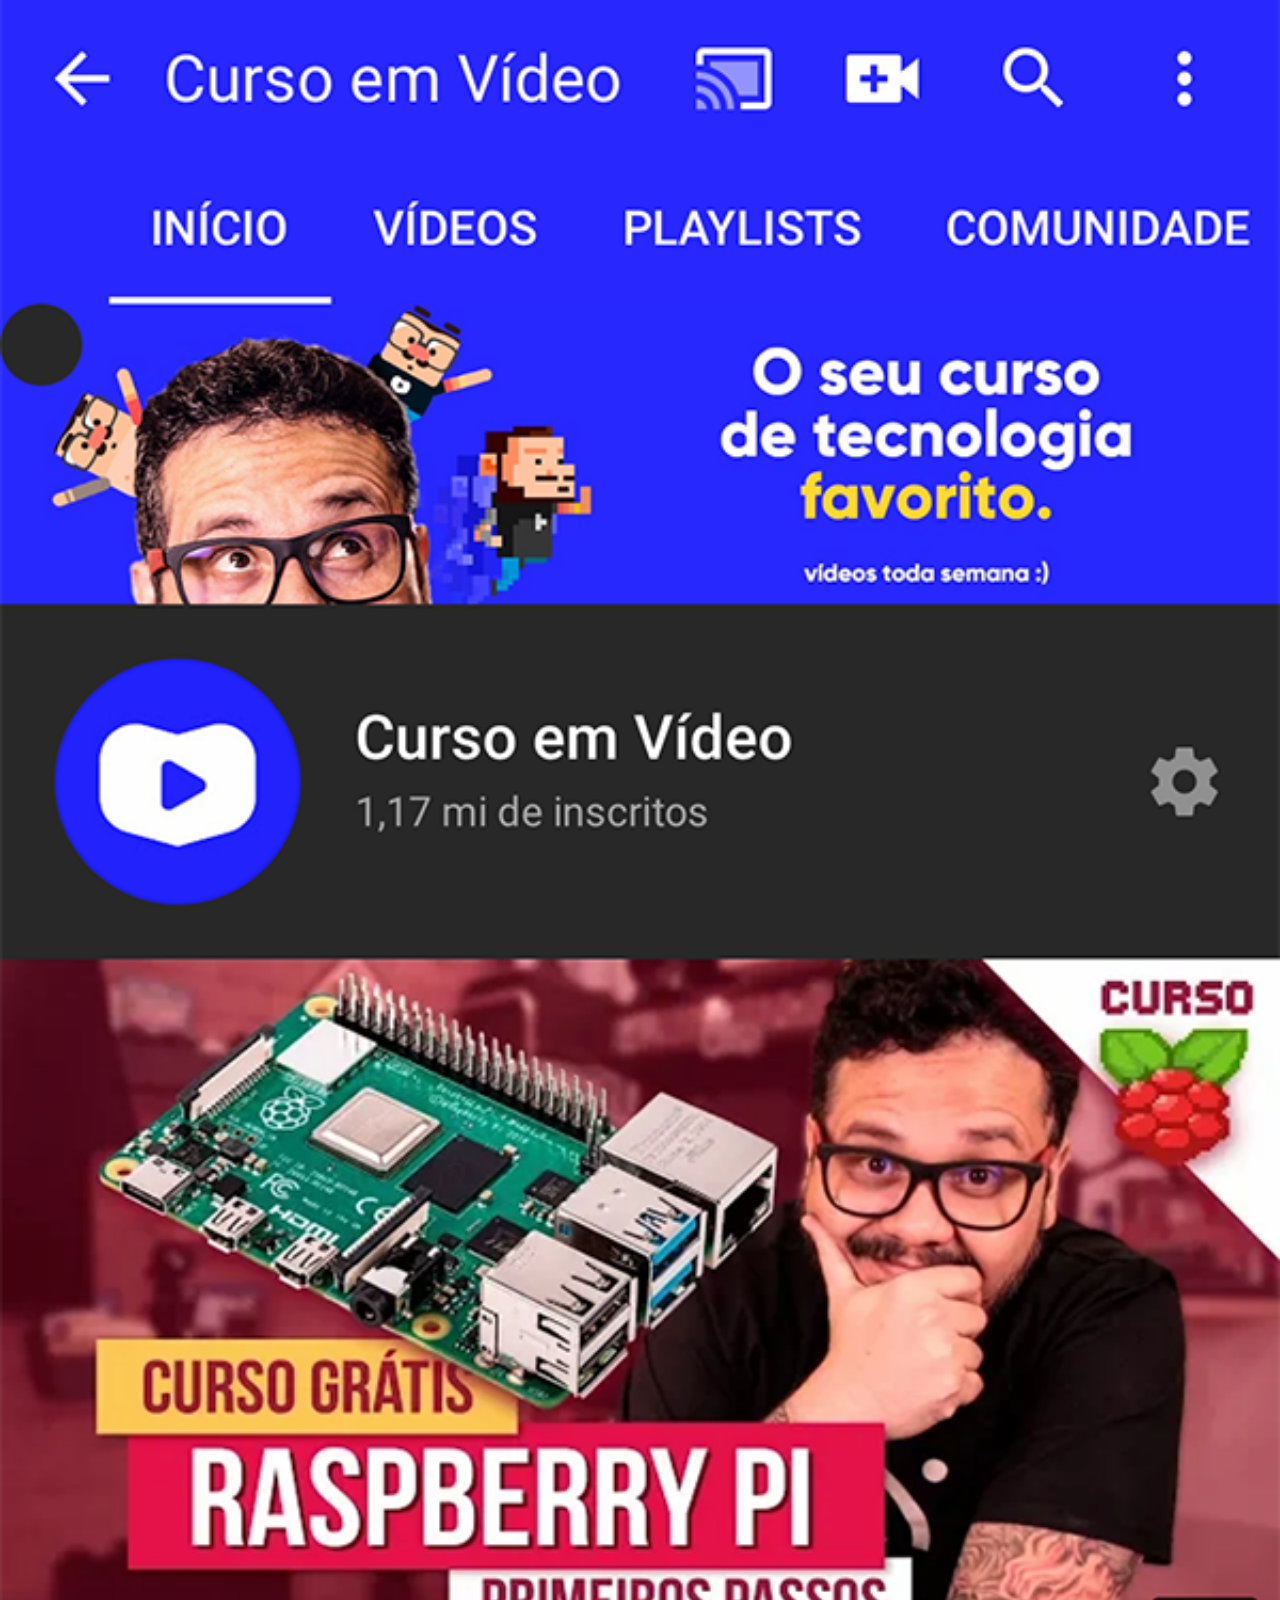
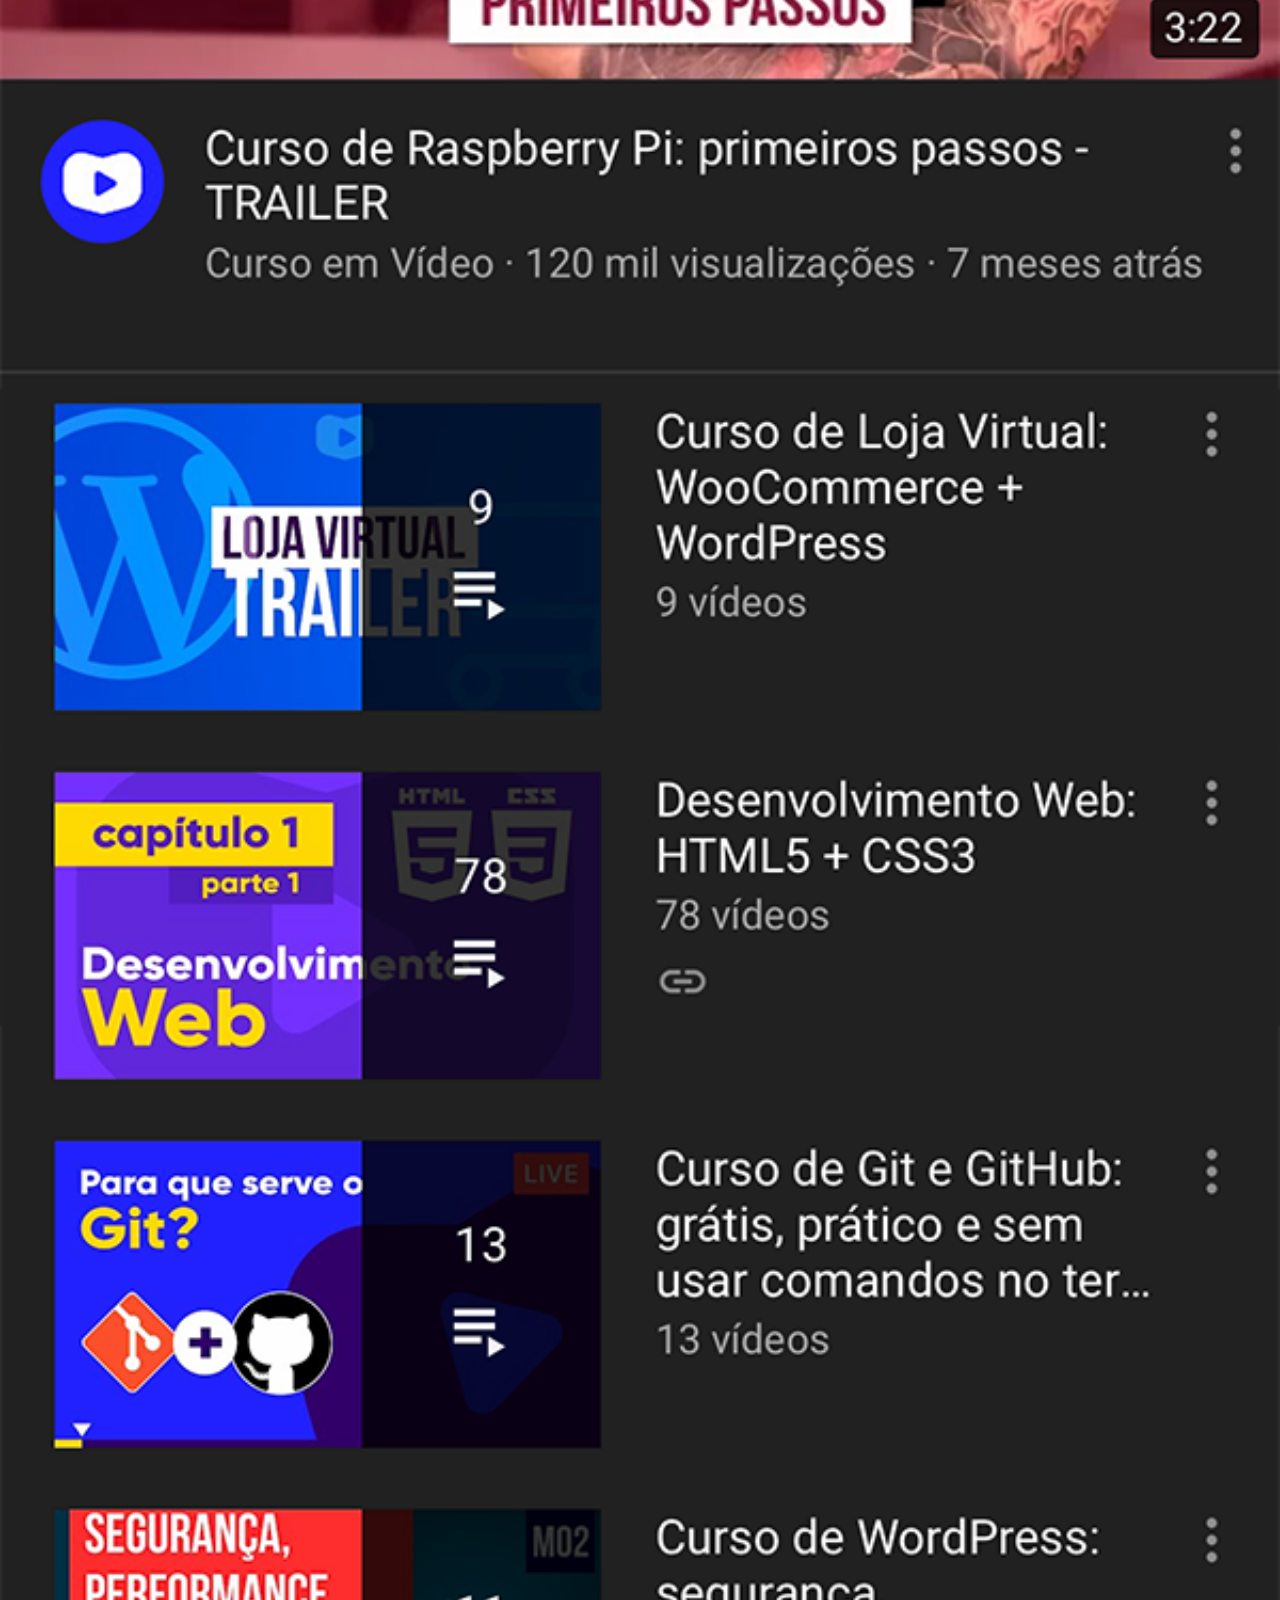
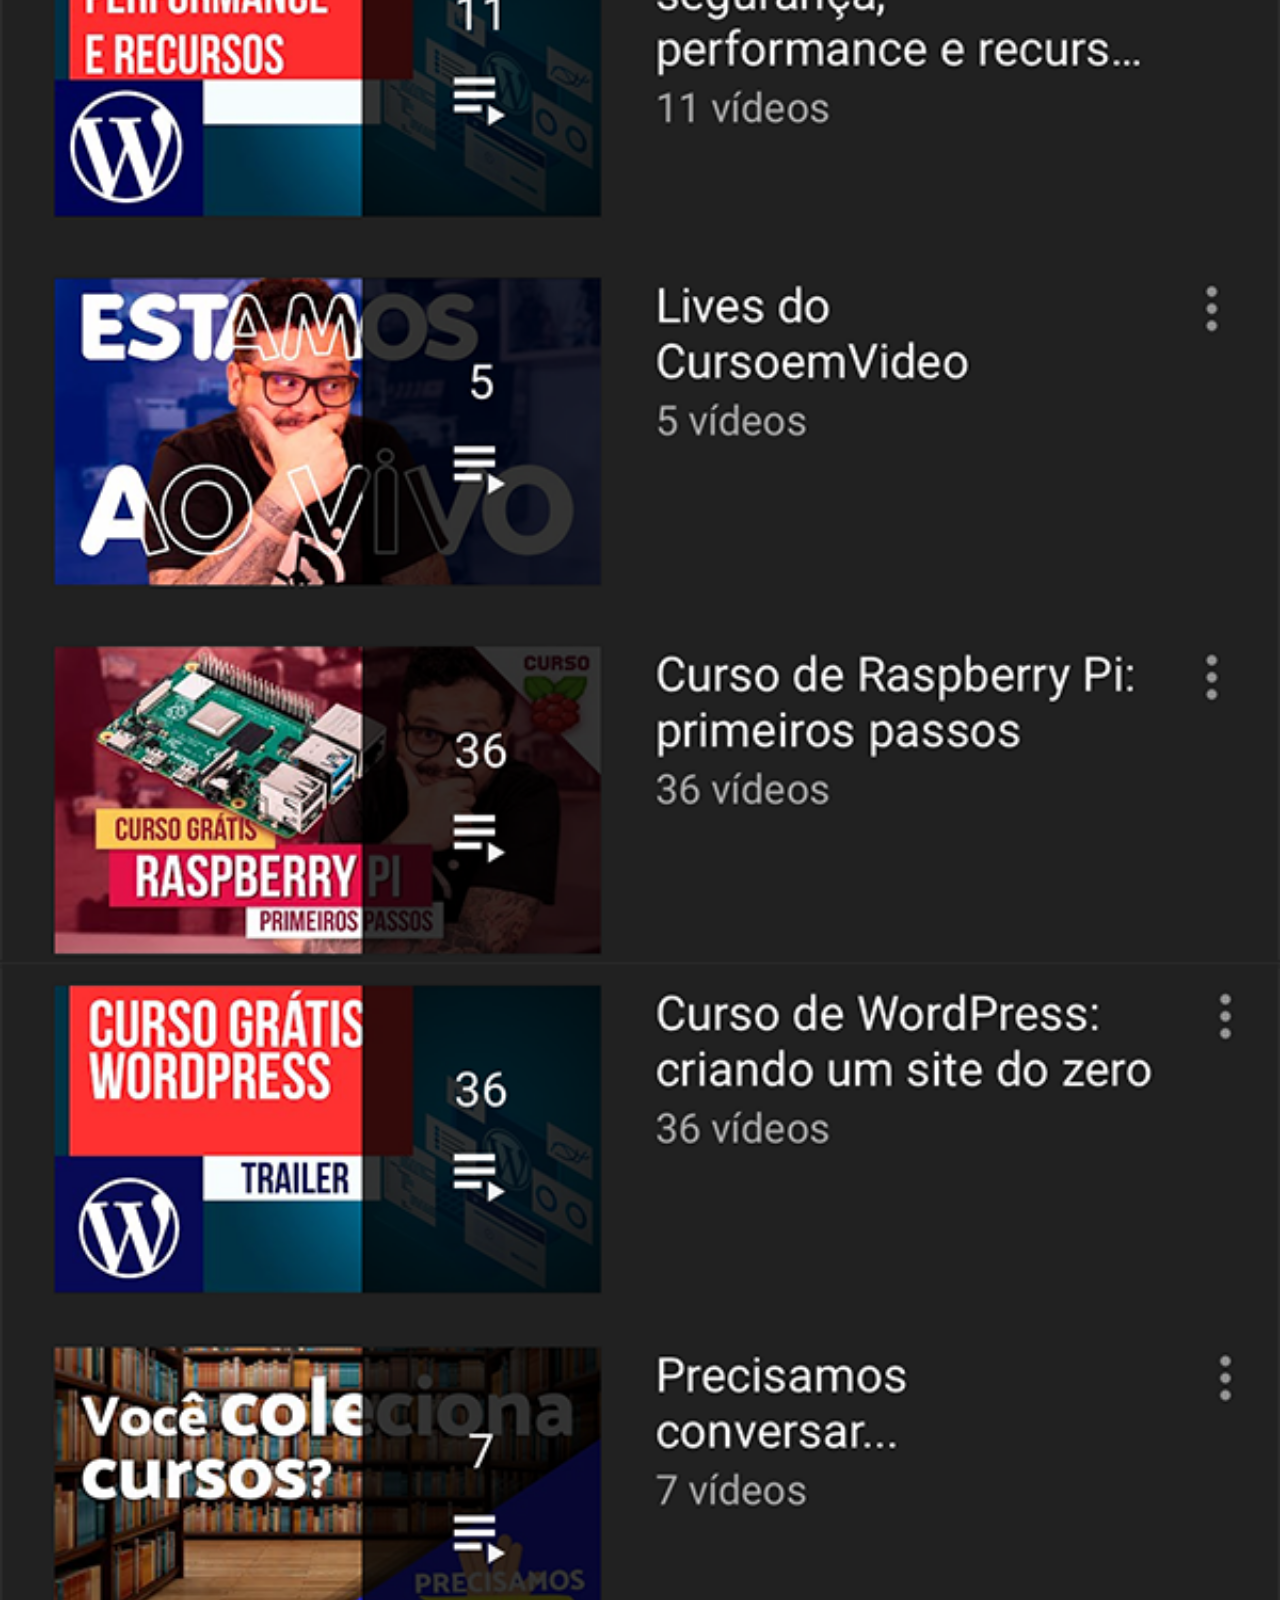
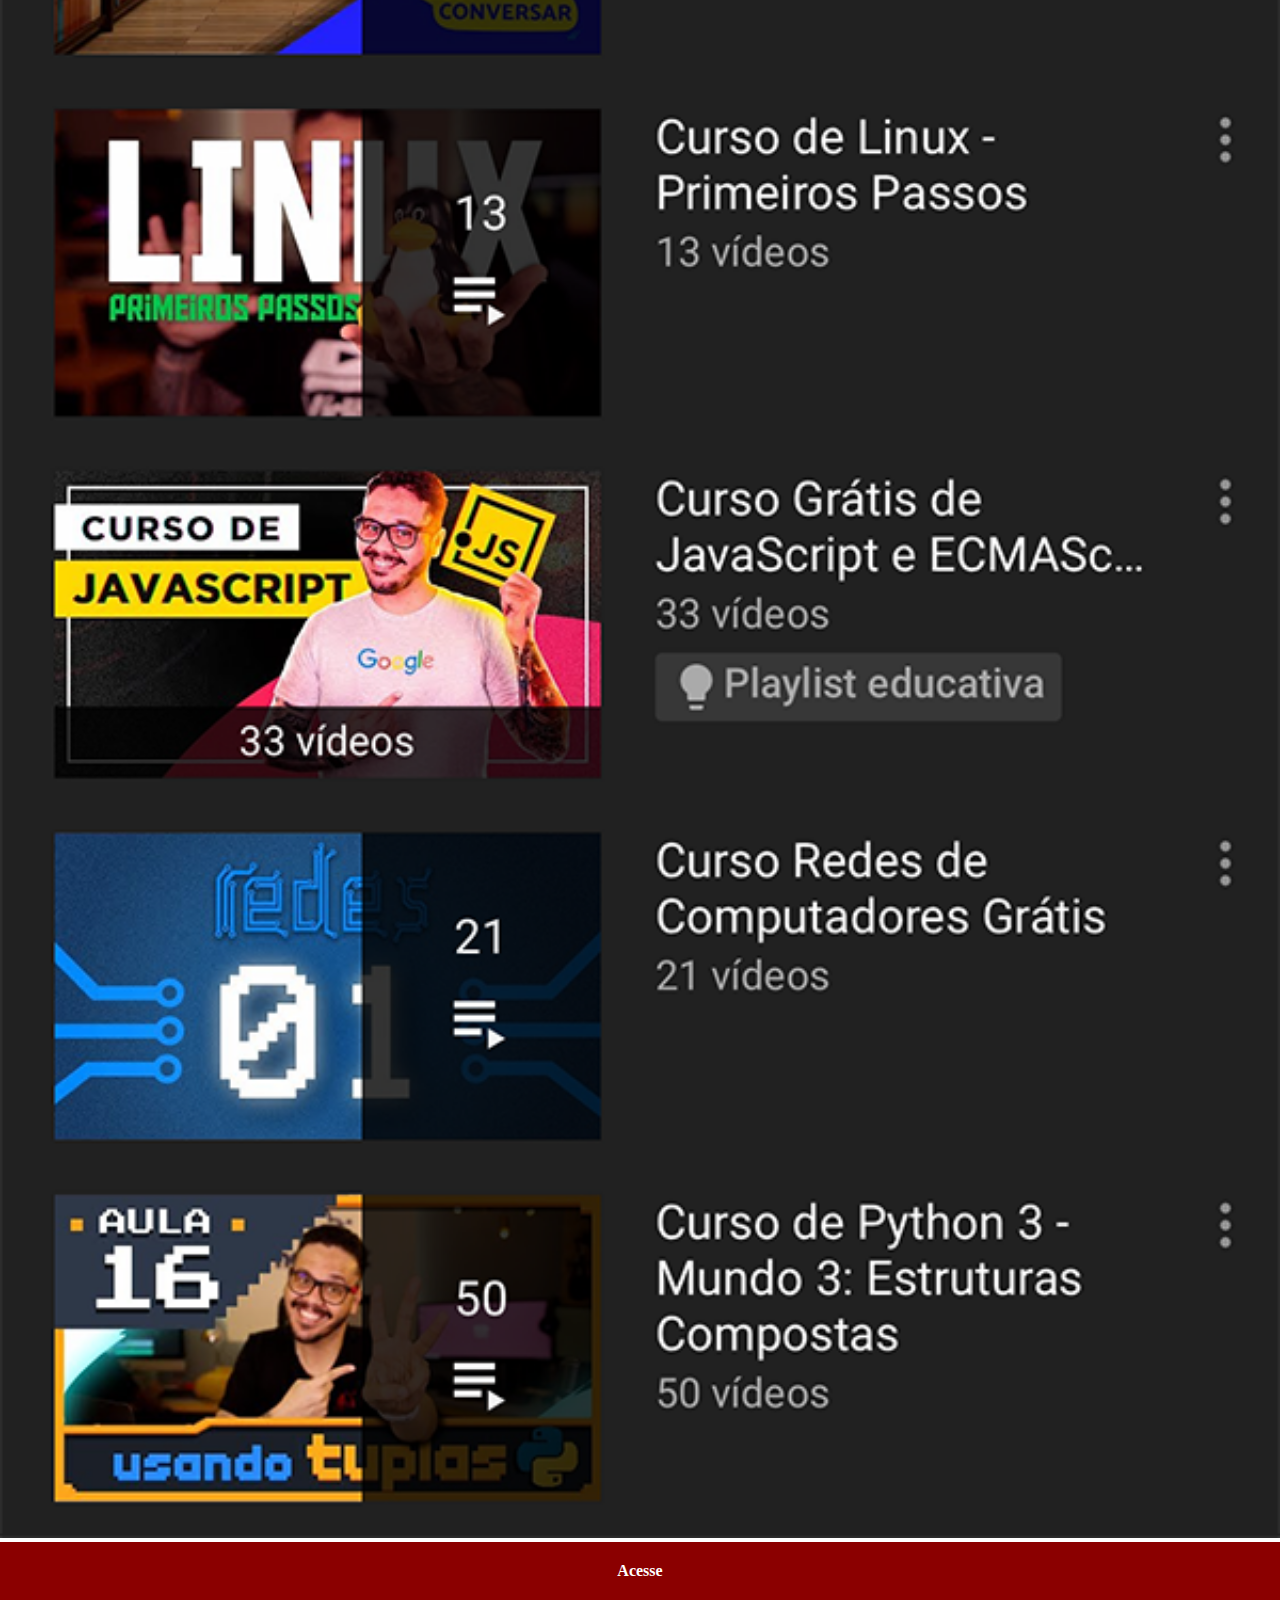
<file: youtube.html>
<!DOCTYPE html>
<html lang="pt-br">
<head>
    <meta charset="UTF-8">
    <meta name="viewport" content="width=device-width, initial-scale=1.0">
    <title>Youtube</title>
   <link rel="stylesheet" href="styles/sociais.css">
</head>
<body>
    <img src="pacote-d013/imagens/tela-youtube.png" alt="Tela youtube">
<a href="https://www.youtube.com/channel/UCVjM8wFr5tI-VaQ4rihtJvg" target="_blank"> Acesse </a>
</body>
</html>
</file>
<file: styles/sociais.css>
@charset "UTF-8";

* {
    margin: 0px;
    padding: 0px;
}
::-webkit-scrollbar {
    width: 0px;
    height: 0px;
}
img {
    width: 100vw;
    }
a {
    display: block;
    background-color: darkred;
    color: white;
    padding: 20px;
    text-align: center;
    font-weight: bolder;
    text-decoration: none;
}
a:hover {
    background-color: red;
}
</file>
